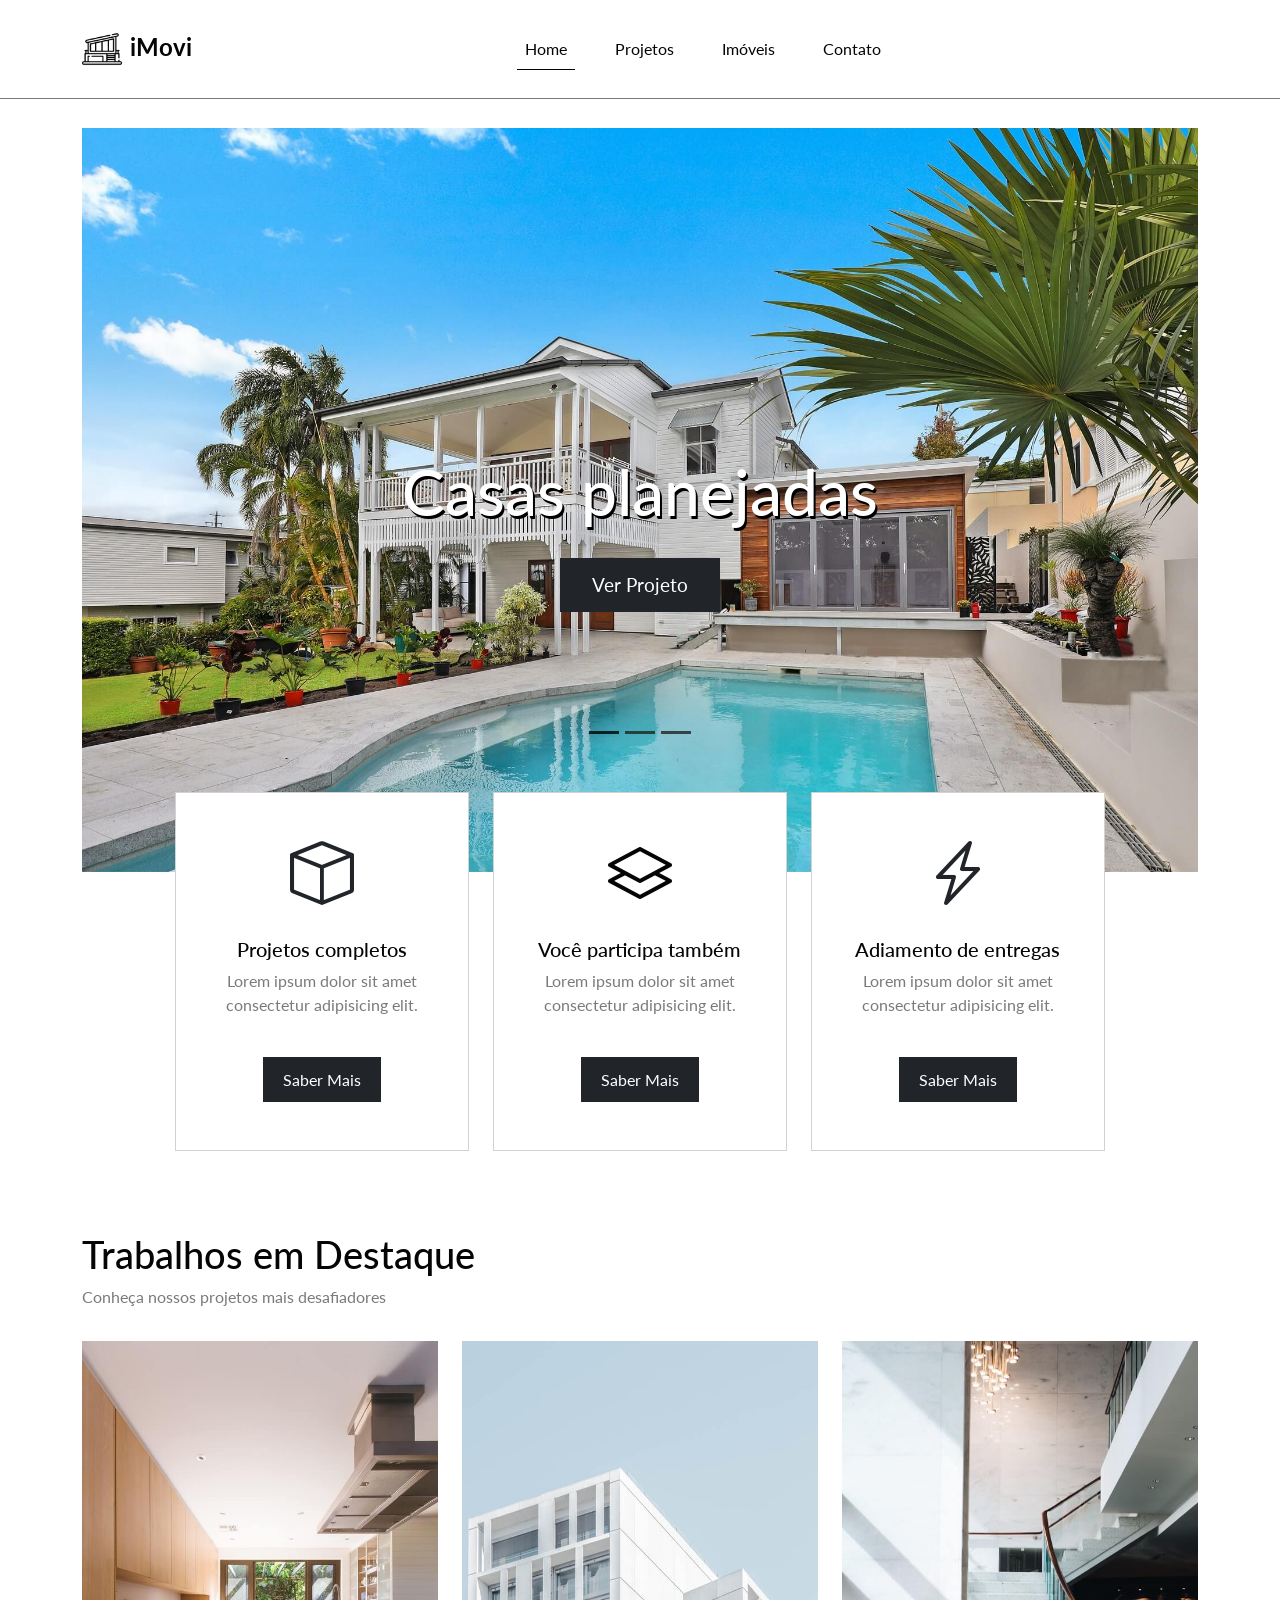
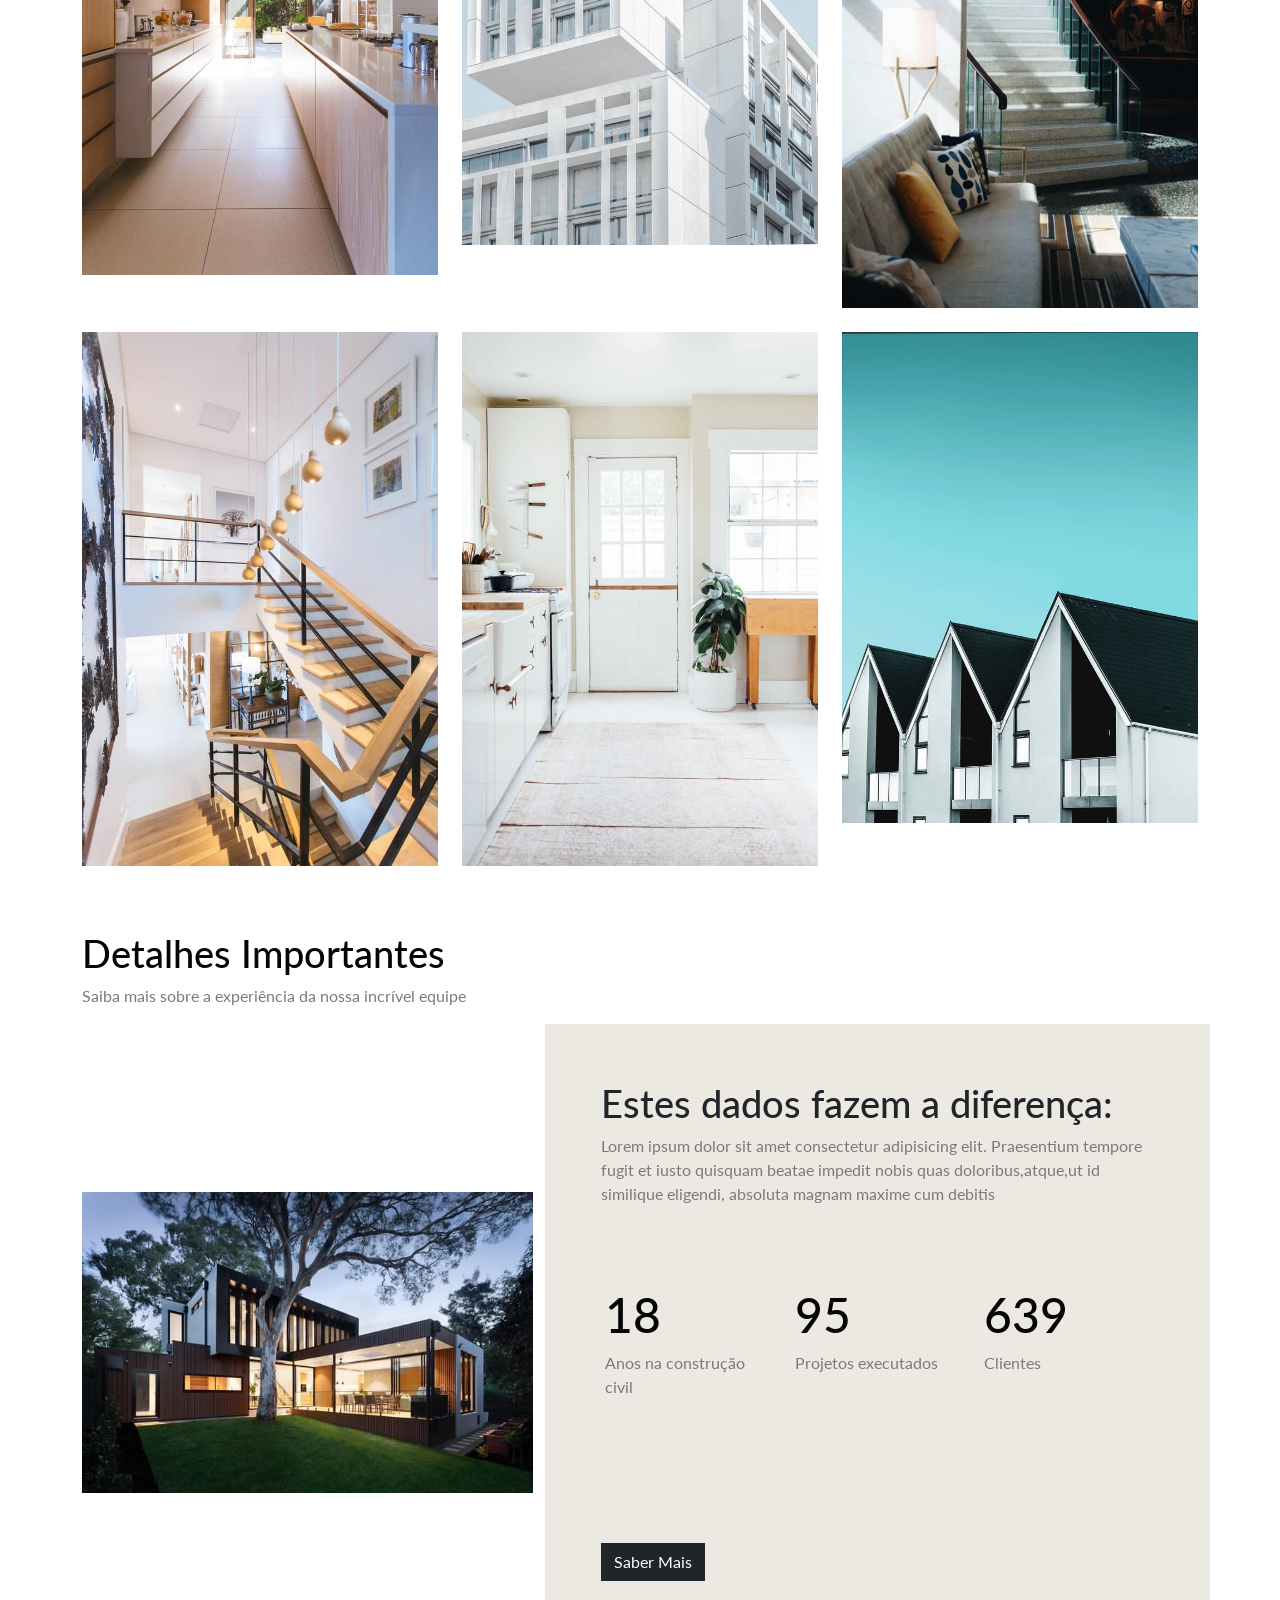
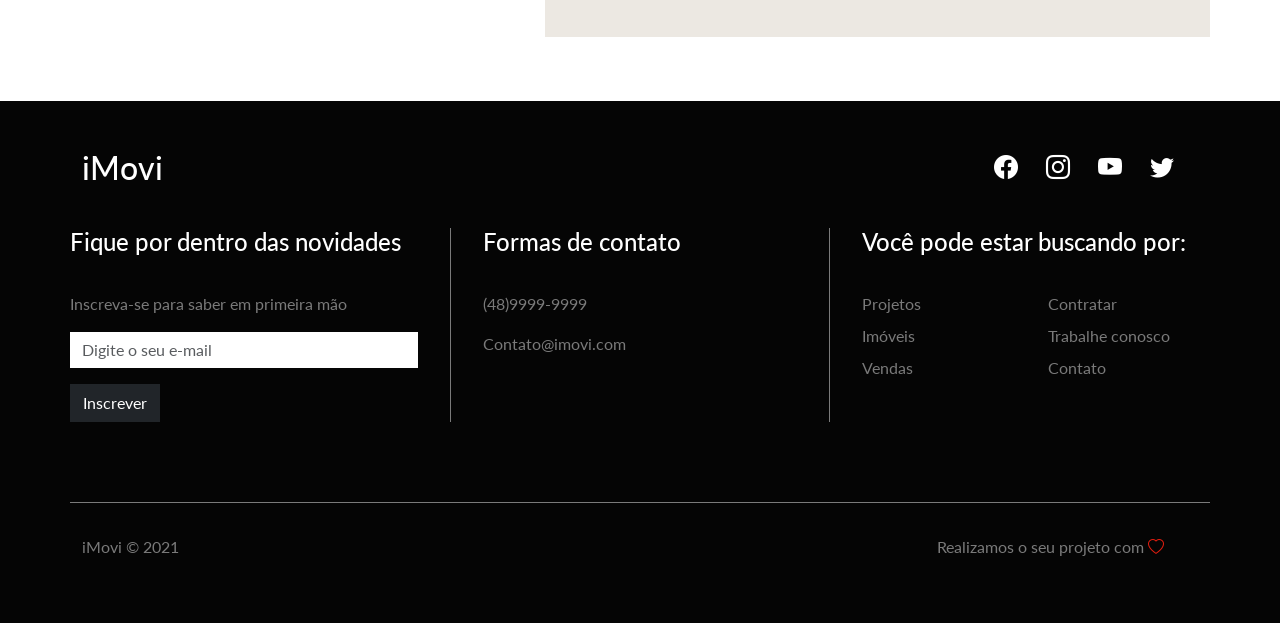
<file: ex13_projeto_imovi/index.html>
<!DOCTYPE html>
<html lang="pt-br">
  <head>
    <meta charset="UTF-8" />
    <meta http-equiv="X-UA-Compatible" content="IE=edge" />
    <meta name="viewport" content="width=device-width, initial-scale=1.0" />
    <title>iMovi</title>
    <link rel="shortcut icon" href="img/favicon.ico" type="image/x-icon" />
    <!-- Google fonts Lato -->
    <link rel="preconnect" href="https://fonts.googleapis.com" />
    <link rel="preconnect" href="https://fonts.gstatic.com" crossorigin />
    <link
      href="https://fonts.googleapis.com/css2?family=Lato:ital,wght@0,100;0,300;0,400;0,700;0,900;1,100;1,300;1,400;1,700;1,900&display=swap"
      rel="stylesheet"
    />
    <!-- CSS Bootstrap -->
    <link
      href="https://cdn.jsdelivr.net/npm/bootstrap@5.0.2/dist/css/bootstrap.min.css"
      rel="stylesheet"
      integrity="sha384-EVSTQN3/azprG1Anm3QDgpJLIm9Nao0Yz1ztcQTwFspd3yD65VohhpuuCOmLASjC"
      crossorigin="anonymous"
    />
    <!-- Bootstrap Icons -->
    <link
      rel="stylesheet"
      href="https://cdn.jsdelivr.net/npm/bootstrap-icons@1.5.0/font/bootstrap-icons.css"
    />
    <!-- CSS do projeto -->
    <link rel="stylesheet" href="css/styles.css" />
    <!-- JavaScript Bootstrap -->
    <script
      src="https://cdn.jsdelivr.net/npm/bootstrap@5.0.2/dist/js/bootstrap.bundle.min.js"
      integrity="sha384-MrcW6ZMFYlzcLA8Nl+NtUVF0sA7MsXsP1UyJoMp4YLEuNSfAP+JcXn/tWtIaxVXM"
      crossorigin="anonymous"
    ></script>
  </head>
  <body>
    <!-- NAVBAR -->
    <nav class="navbar navbar-expand-lg fixed-top bg-primary-color" id="navbar">
      <div class="container py-3">
        <a class="navbar-brand" href="#">
          <img src="img/imovi-icon.png" alt="iMovi" />
          <span>iMovi</span>
        </a>
        <button 
          class="navbar-toggler"
          type="button"
          data-bs-toggle="collapse"
          data-bs-target="#navbar-items"
          aria-controls="navbar-items"
          aria-expanded="false"
          aria-label="Toggle navigation"
        >
          <i class="bi bi-list"></i>
        </button>
        <div class="collapse navbar-collapse" id="navbar-items">
          <ul class="navbar-nav me-auto mb-2 mb-lg-0">
            <li class="nav-item">
              <a class="nav-link active" aria-current="page" href="#">Home</a>
            </li>
            <li class="nav-item">
              <a class="nav-link" href="#">Projetos</a>
            </li>
            <li class="nav-item">
              <a class="nav-link" href="#">Imóveis</a>
            </li>
            <li class="nav-item">
              <a class="nav-link" href="#">Contato</a>
            </li>
          </ul>
        </div>
      </div>
    </nav>
    <!-- SLIDER -->
    <div class="container" id="slider-container">
      <div id="slider" class="carousel slide" data-bs-ride="carousel">
        <div class="carousel-indicators">
          <button
            type="button"
            data-bs-target="#slider"
            data-bs-slide-to="0"
            class="active"
            aria-current="true"
            aria-label="Slide 1"
          ></button>
          <button
            type="button"
            data-bs-target="#slider"
            data-bs-slide-to="1"
            aria-label="Slide 2"
          ></button>
          <button
            type="button"
            data-bs-target="#slider"
            data-bs-slide-to="2"
            aria-label="Slide 3"
          ></button>
        </div>
        <div class="carousel-inner">
          <div class="carousel-item active">
            <img src="img/banner-1.jpg" class="d-block w-100" alt="Casa 1" />
            <div class="carousel-caption">
              <h5>Casas planejadas</h5>
              <a href="#" class="btn btn-dark">Ver Projeto</a>
            </div>
          </div>
          <div class="carousel-item">
            <img src="img/banner-2.jpg" class="d-block w-100" alt="Casa 2" />
            <div class="carousel-caption">
              <h5>Projetos Complexos</h5>
              <a href="#" class="btn btn-dark">Ver Projeto</a>
            </div>
          </div>
          <div class="carousel-item">
            <img src="img/banner-3.jpg" class="d-block w-100" alt="Casa 3" />
            <div class="carousel-caption">
              <h5>Projetos Inovadores</h5>
              <a href="#" class="btn btn-dark">Ver Projeto</a>
            </div>
          </div>
        </div>
        <button
          class="carousel-control-prev"
          type="button"
          data-bs-target="#slider"
          data-bs-slide="prev"
        >
          <i class="bi bi-chevron-compact-left"></i>
          <span class="visually-hidden">Previous</span>
        </button>
        <button
          class="carousel-control-next"
          type="button"
          data-bs-target="#slider"
          data-bs-slide="next"
        >
          <i class="bi bi-chevron-compact-right"></i>
          <span class="visually-hidden">Next</span>
        </button>
      </div>
      <div class="col-12 col-md-10 offset-md-1" id="mini-banners">
        <div class="row">
          <div class="col-12 col-md-4">
            <div class="card text-center">
              <i class="bi bi-box bg-primary-color"></i>
              <div class="card-body">
                <h5 class="card-title primary-color">Projetos completos</h5>
                <p class="card-text secondary-color">
                  Lorem ipsum dolor sit amet consectetur adipisicing elit.
                </p>
                <a href="#" class="btn btn-dark">Saber Mais</a>
              </div>
            </div>
          </div>
          <div class="col-12 col-md-4">
            <div class="card text-center">
              <i class="bi bi-layers primary-color"></i>
              <div class="card-body">
                <h5 class="card-title primary-color">Você participa também</h5>
                <p class="card-text secondary-color">
                 Lorem ipsum dolor sit amet consectetur adipisicing elit.

                </p>
                <a href="#" class="btn btn-dark">Saber Mais</a>
              </div>
            </div>
          </div>
          <div class="col-12 col-md-4">
            <div class="card text-center">
              <i class="bi bi-lightning-charge"></i>
              <div class="card-body primary-color">
                <h5 class="card-title primary-color">
                  Adiamento de entregas
                </h5>
                <p class="card-text secondary-color">
                  Lorem ipsum dolor sit amet consectetur adipisicing elit.
                </p>
                <a href="#" class="btn btn-dark">Saber Mais</a>
              </div>
            </div>
          </div>
        </div>
      </div>
    </div>
    <!-- DESTAQUES -->
    <div class="container" id="featured-container">
      <div class="col-12">
        <h2 class="title primary-color">Trabalhos em Destaque</h2>
        <p class="subtitle secondary-color">
          Conheça nossos projetos mais desafiadores
        </p>
      </div>
      <div class="col-12" id="featured-images">
        <div class="row g-4">
          <div class="col-12 col-md-4">
            <img src="img/project-1.jpg" alt="projeto 1" class="img-fluid" />
            <div class="banner-content">
              <p class="secondary-color">Categoria</p>
              <h3>Nome do Projeto</h3>
            </div>
          </div>
          <div class="col-12 col-md-4">
            <img src="img/project-2.jpg" alt="projeto 2" class="img-fluid" />
            <div class="banner-content">
              <p class="secondary-color">Categoria</p>
              <h3>Nome do Projeto</h3>
            </div>
          </div>
          <div class="col-12 col-md-4">
            <img src="img/project-3.jpg" alt="projeto 3" class="img-fluid" />
            <div class="banner-content">
              <p class="secondary-color">Categoria</p>
              <h3>Nome do Projeto</h3>
            </div>
          </div>
          <div class="col-12 col-md-4">
            <img src="img/project-4.jpg" alt="projeto 4" class="img-fluid" />
            <div class="banner-content">
              <p class="secondary-color">Categoria</p>
              <h3>Nome do Projeto</h3>
            </div>
          </div>
          <div class="col-12 col-md-4">
            <img src="img/project-5.jpg" alt="projeto 5" class="img-fluid" />
            <div class="banner-content">
              <p class="secondary-color">Categoria</p>
              <h3>Nome do Projeto</h3>
            </div>
          </div>
          <div class="col-12 col-md-4">
            <img src="img/project-6.jpg" alt="projeto 6" class="img-fluid" />
            <div class="banner-content">
              <p class="secondary-color">Categoria</p>
              <h3>Nome do Projeto</h3>
            </div>
          </div>
        </div>
      </div>
    </div>
    <!-- INFO -->
    <div class="container" id="info-container">
      <div class="col-12">
        <h2 class="title primary-color">Detalhes Importantes</h2>
        <p class="subtitle secondary-color">
          Saiba mais sobre a experiência da nossa incrível equipe
        </p>
      </div>
      <div class="col-12">
        <div class="row">
          <div class="col-12 col-md-5" id="info-banner">
            <img src="img/infobanner.jpg" alt="Informações" class="img-fluid" />
          </div>
          <div class="col-12 col-md-7 bg-secondary-color" id="info-content">
            <div class="row">
              <div class="col-12">
                <h2 class="title">Estes dados fazem a diferença:</h2>
                <p class="subtitle secondary-color">
                                    Lorem ipsum dolor sit amet consectetur adipisicing elit.
                  Praesentium tempore fugit et iusto quisquam beatae impedit nobis quas doloribus,atque,ut id similique eligendi, absoluta magnam maxime cum debitis
                </p>
              </div>
              <div class="col-12" id="info-numbers">
                <div class="row">
                  <div class="col-4">
                    <h3 class="primary-color">18</h3>
                    <p class="secondary-color">Anos na construção civil</p>
                  </div>
                  <div class="col-4">
                    <h3 class="primary-color">95</h3>
                    <p class="secondary-color">Projetos executados</p>
                  </div>
                  <div class="col-4">
                    <h3 class="primary-color">639</h3>
                    <p class="secondary-color">Clientes</p>
                  </div>
                </div>
              </div>
              <div class="col-12">
                <a class="btn btn-dark">Saber Mais</a>
              </div>
            </div>
          </div>
        </div>
      </div>
    </div>
    <!-- FOOTER -->
    <footer class="container-fluid bg-dark-color" id="footer">
      <div class="container">
        <div class="row">
          <!-- FOOTER TOP -->
          <div class="col-12" id="footer-top">
            <div class="row justify-content-between">
              <div class="col-4">
                <h2>
                  iMovi
                </h2>
              </div>
              <div class="col-4" id="social-icons">
                <i class="bi bi-facebook"></i>
                <i class="bi bi-instagram"></i>
                <i class="bi bi-youtube"></i>
                <i class="bi bi-twitter"></i>
              </div>
            </div>
          </div>
          <!-- FOOTER DETAILS -->
          <div class="col-12" id="footer-details">
            <div class="row">
              <div class="col-12 col-md-4" id="news-container">
                <h4>Fique por dentro das novidades</h4>
                <p class="secondary-color">
                  Inscreva-se para saber em primeira mão
                </p>
                <form>
                  <div class="mb-3">
                    <input
                      type="email"
                      class="form-control"
                      placeholder="Digite o seu e-mail"
                    />
                  </div>
                  <button class="btn btn-dark">Inscrever</button>
                </form>
              </div>
              <div class="col-12 col-md-4" id="contact-container">
                <h4>Formas de contato</h4>
                <p class="secondary-color">(48)9999-9999</p>
                <p class="secondary-color">Contato@imovi.com</p>
              </div>
              <div class="col-12 col-md-4" id="links-container">
                <div class="row">
                  <h4>Você pode estar buscando por:</h4>
                  <div class="col-6">
                    <ul class="list-unstyled">
                      <li><a href="#" class="secondary-color">Projetos</a></li>
                      <li><a href="#" class="secondary-color">Imóveis</a></li>
                      <li><a href="#" class="secondary-color">Vendas</a></li>
                    </ul>
                  </div>
                  <div class="col-6">
                    <ul class="list-unstyled">
                      <li><a href="#" class="secondary-color">Contratar</a></li>
                      <li>
                        <a href="#" class="secondary-color">Trabalhe conosco</a>
                      </li>
                      <li><a href="#" class="secondary-color">Contato</a></li>
                    </ul>
                  </div>
                </div>
              </div>
            </div>
          </div>
          <!-- FOOTER BOTTOM -->
          <div class="col-12" id="footer-bottom">
            <div class="row justify-content-between">
              <div class="col-12 col-md-3">
                <p class="secondary-color">iMovi &copy; 2021</p>
              </div>
              <div class="col-12 col-md-3">
                <p class="secondary-color">
                  Realizamos o seu projeto com
                  <i class="bi bi-heart"></i>
                </p>
              </div>
            </div>
          </div>
        </div>
      </div>
    </footer>
  </body>
</html>
</file>
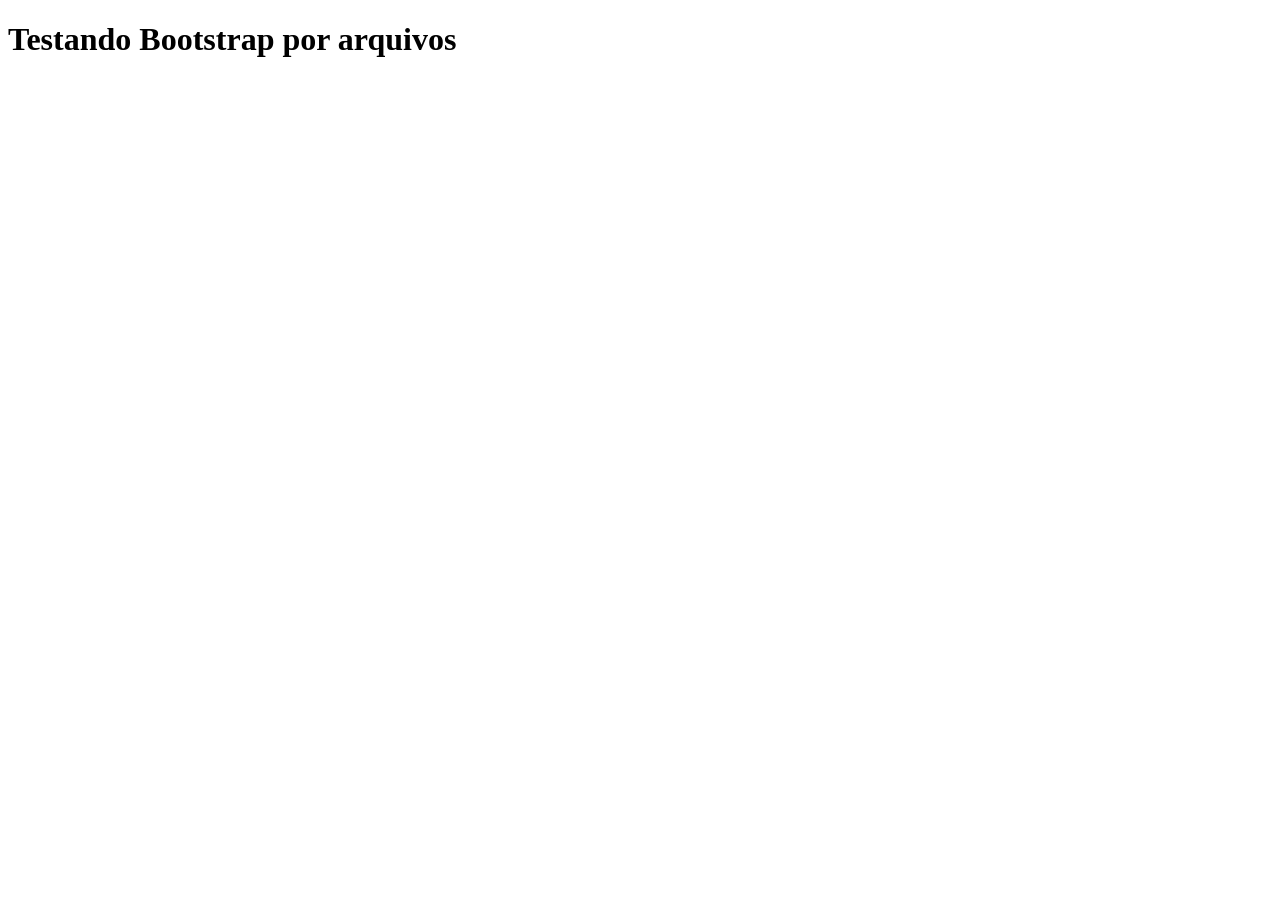
<file: ex1a_instalacao_arquivos/index.html>
<!DOCTYPE html>
<html lang="pt-br">
<head>
  <meta charset="UTF-8">
  <meta http-equiv="X-UA-Compatible" content="IE=edge">
  <meta name="viewport" content="width=device-width, initial-scale=1.0">
  <title>Bootstrap Arquivos</title>

  <!-- 1ª Digitação (Aqui) -->
  <link rel="styleheet" href="./css/bootstrap.min.css">
</head>
<body>

  <!-- 2ª Digitação (Aqui) -->
  <h1>Testando Bootstrap por arquivos</h1>
  <script src="./js/bootstrap.bundle.min.js"></script>
</body>
</html>
</file>
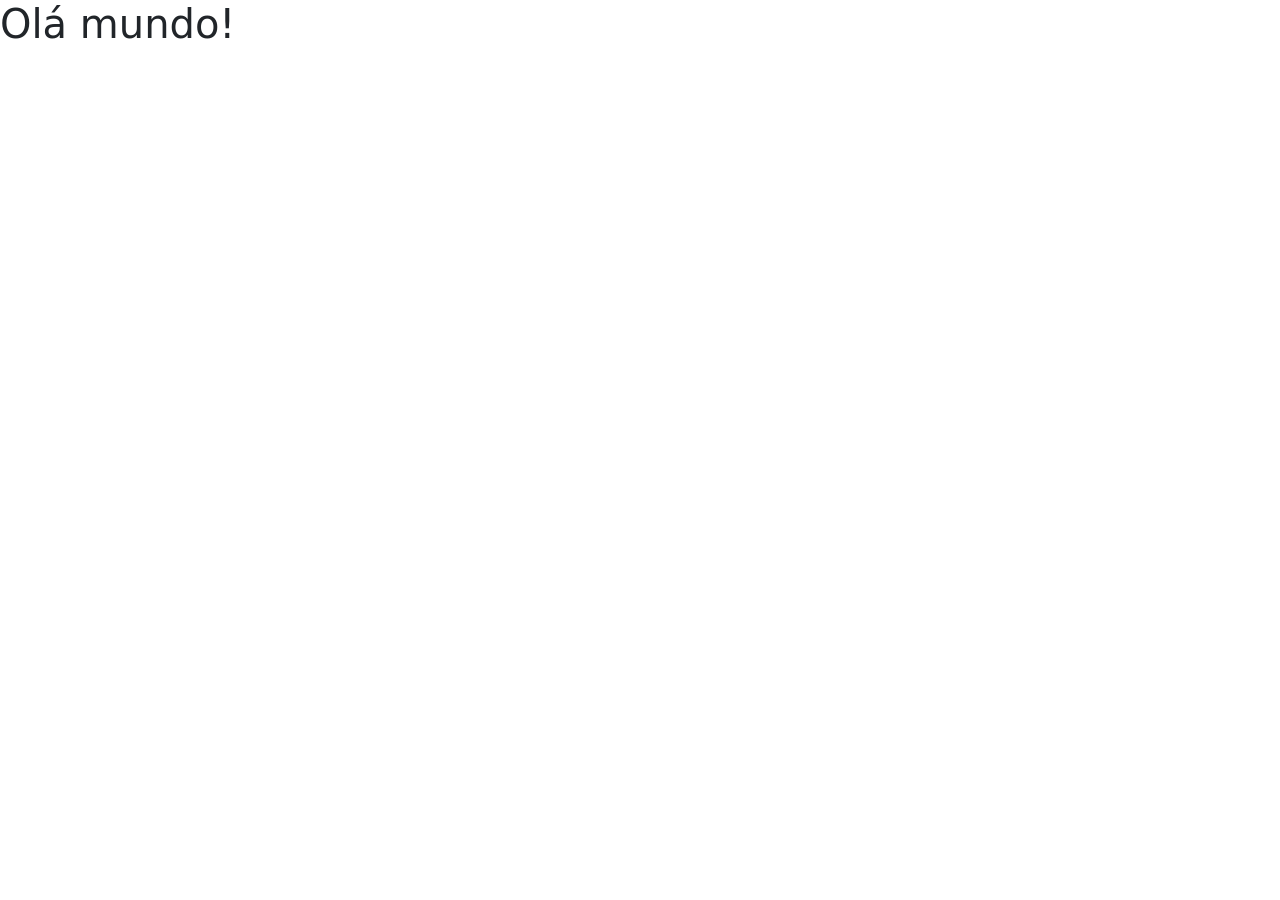
<file: ex1b__instalacao_npm/index.html>
<!DOCTYPE html>
<html lang="pt-br">
<head>
    <meta charset="UTF-8">
    <meta name="viewport" content="width=device-width, initial-scale=1.0">
    <title>Bootstrap com NPM</title>

    <!-- 1ª Digitação (Aqui) -->
    <link rel="stylesheet" href="node_modules/bootstrap/dist/css/bootstrap.css">
</head>
<body>
    
    <!-- Para instalar via NPM -->
    <!-- npm install bootstrap@5.3.3 -->

    <!-- 2ª Digitação (Aqui) -->
    <h1>Olá mundo!</h1>
</body>
</html>
</file>
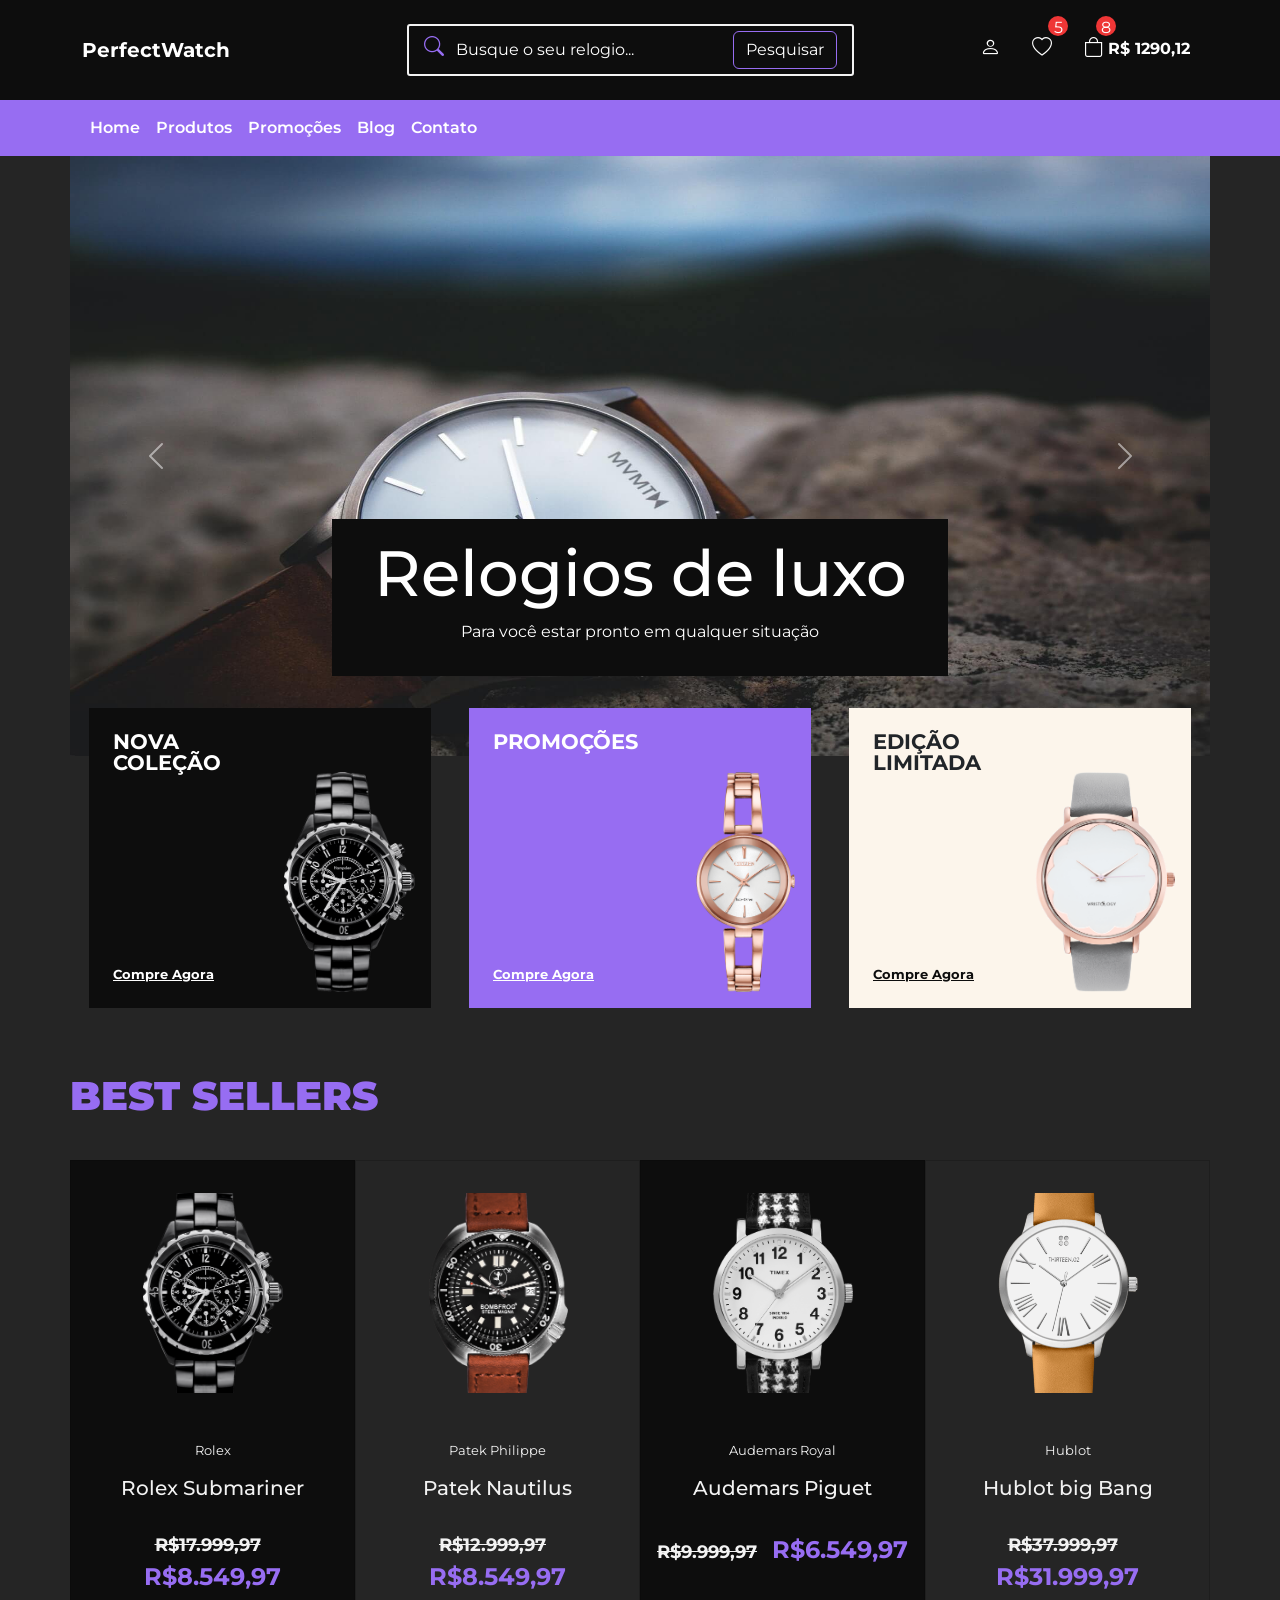
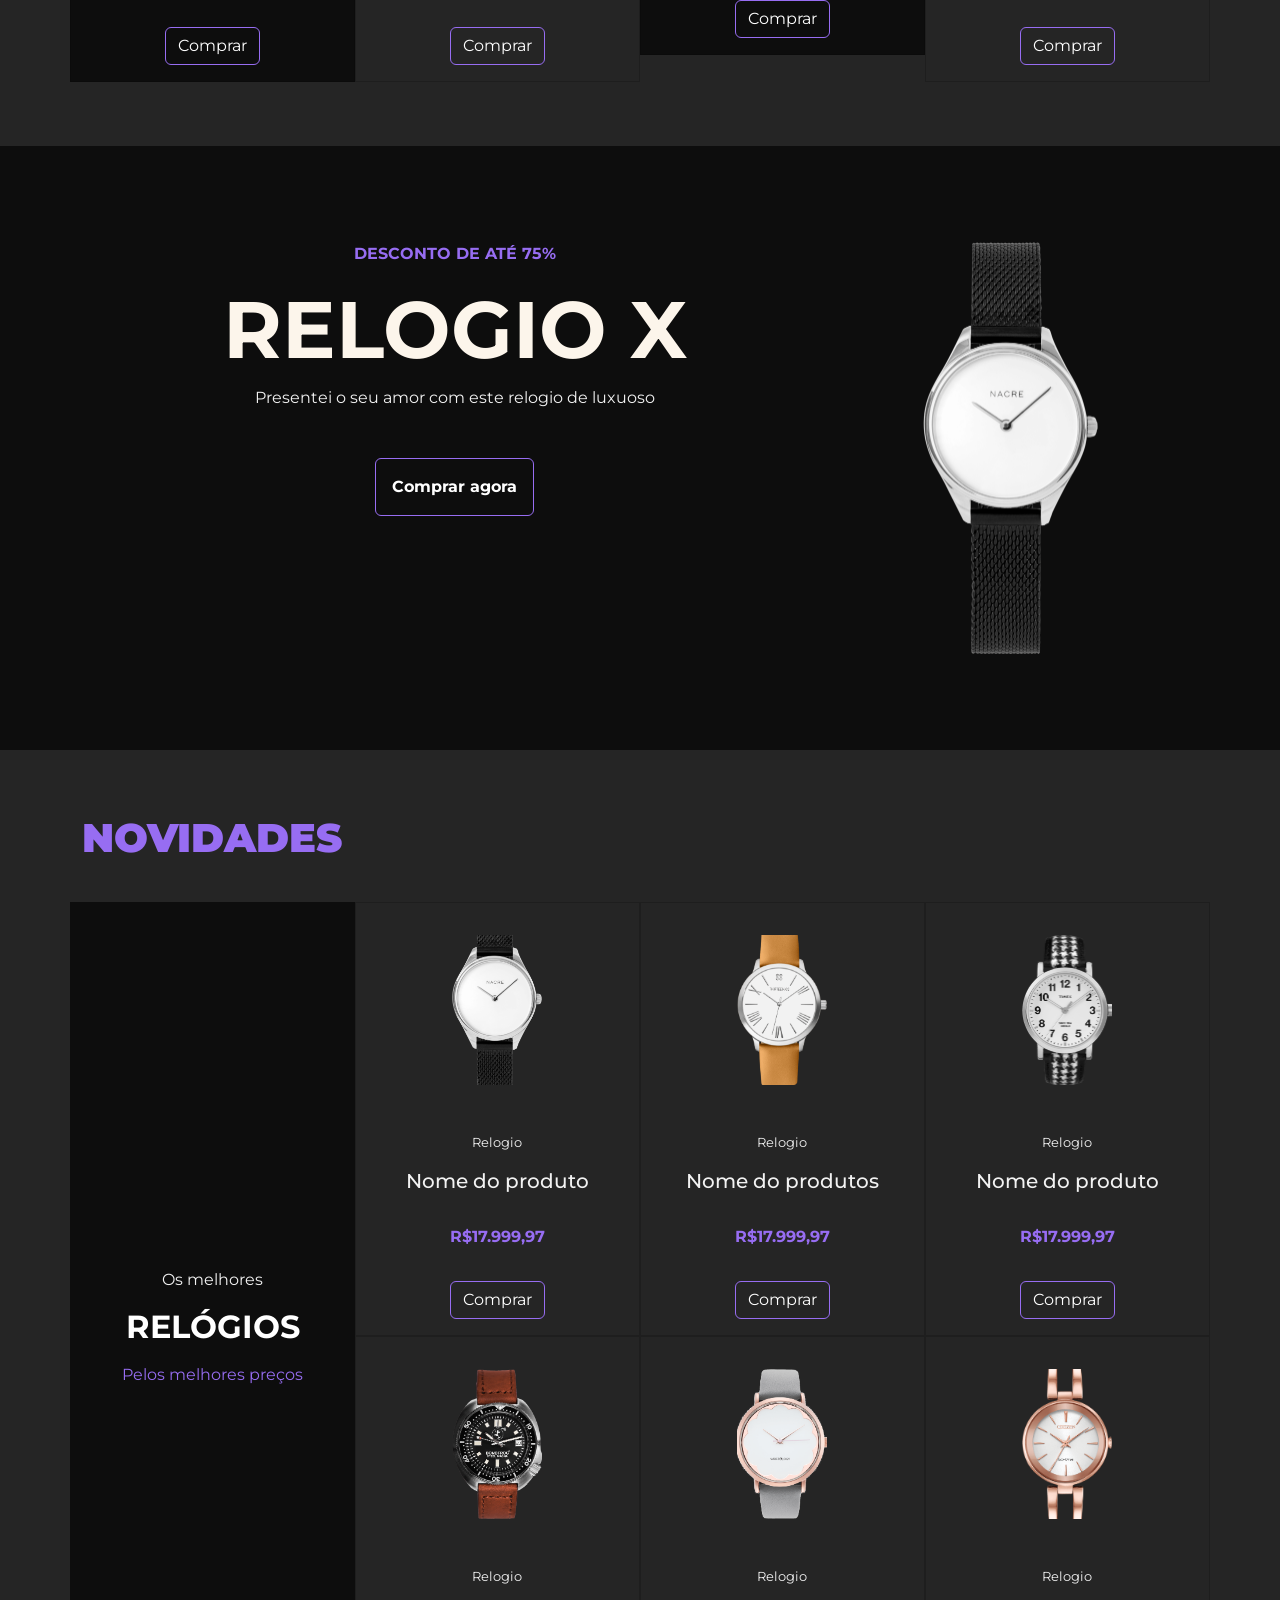
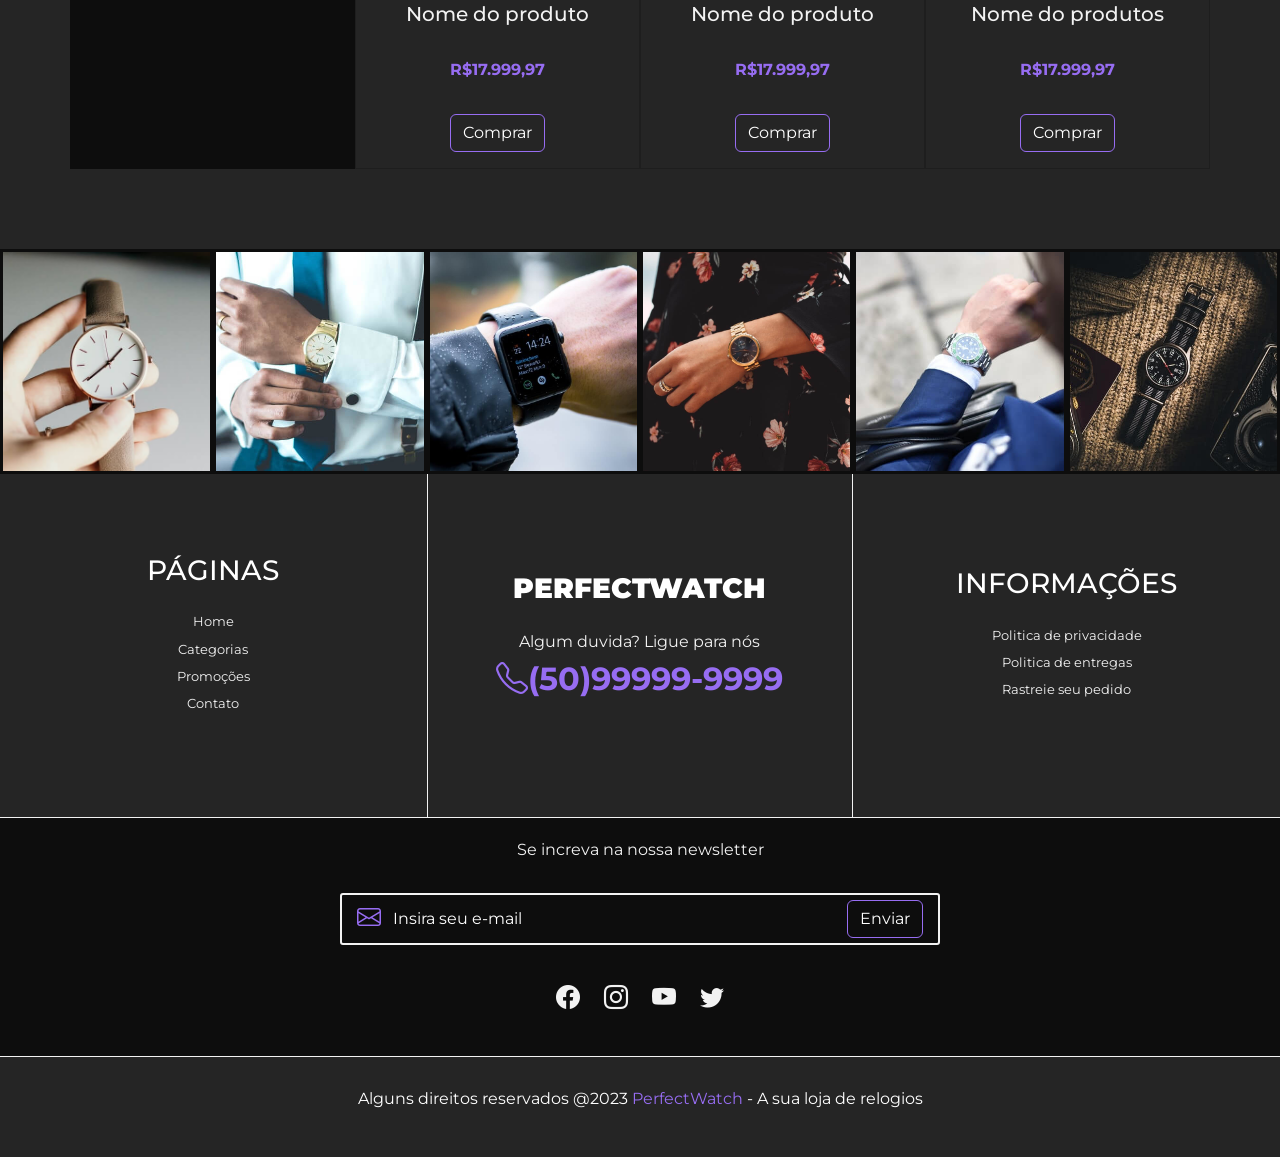
<file: ex12_projeto-perfectwatch/PerfectWatch (Completo)/PerfectWatch (Completo)/index.html>
<!DOCTYPE html>
<html lang="pt-br">
<head>
  <meta charset="UTF-8">
  <meta http-equiv="X-UA-Compatible" content="IE=edge">
  <meta name="viewport" content="width=device-width, initial-scale=1.0">
  <title>PerfectWatch</title>

  <!-- Favicon -->
  <link rel="shortcut icon" href="img/favicon.ico" type="image/x-icon">

  <!-- Google fonts -->
  <link rel="preconnect" href="https://fonts.googleapis.com">
  <link rel="preconnect" href="https://fonts.gstatic.com" crossorigin>
  <link href="https://fonts.googleapis.com/css2?family=Montserrat:ital,wght@0,100;0,200;0,300;0,400;0,500;0,600;0,700;0,800;0,900;1,100;1,200;1,300;1,400;1,500;1,600;1,700;1,800;1,900&display=swap" rel="stylesheet">

  <!-- Link (Bootstrap) -->
  <link href="https://cdn.jsdelivr.net/npm/bootstrap@5.3.1/dist/css/bootstrap.min.css" rel="stylesheet" integrity="sha384-4bw+/aepP/YC94hEpVNVgiZdgIC5+VKNBQNGCHeKRQN+PtmoHDEXuppvnDJzQIu9" crossorigin="anonymous">
  
  <!-- Link para (Bootstrap Icons) -->
  <link rel="stylesheet" href="https://cdn.jsdelivr.net/npm/bootstrap-icons@1.10.5/font/bootstrap-icons.css">

  <!-- Link CSS (Próprio) -->
  <link rel="stylesheet" href="css/styles.css">

  <!-- JavaScript Bundle with Popper -->
  <script src="https://cdn.jsdelivr.net/npm/bootstrap@5.3.1/dist/js/bootstrap.bundle.min.js" integrity="sha384-HwwvtgBNo3bZJJLYd8oVXjrBZt8cqVSpeBNS5n7C8IVInixGAoxmnlMuBnhbgrkm" crossorigin="anonymous" defer></script>
  
</head>
<body>
  <!-- NAVBAR -->
  <!-- Primeira barra de navegação -->
<nav class="navbar navbar-expand-lg destaque py-4 px-2" id="navbar">
  <div class="container">
    <!-- marca ou logo -->
     <a class="navbar-brand" href="#">PerfectWatch</a>

     <!-- itens da barra de navegação -->
      <div id="navbar-items">
        <div></div> <!--Espaço vazio, usdo para fazer a divisão do layout-->

        <!-- Formulario de busca  -->
         <form class="d-flex" id="search-form">
          <i class="bi bi-search primary-color"></i>
          <input class="form-control me-2" type="search" placeholder="Busque o seu relogio..." aria-label="Search">
          <button class="btn secondary-bg-color" type="submit">Pesquisar</button>
         </form>

         <!-- Icones da barra de navegação -->
          <ul class="navbar-nav mb-2 mb-lg-0">
            <li class="nav-item">
              <a class="nav-link" href="#">
                <i class="bi bi-person"></i>
              </a>
            </li>
            <li class="nav-item">
              <a class="nav-link" href="#">
                <i class="bi bi-heart"></i>
              </a>
              <span class="qty-info">5</span>
            </li>
            <li class="nav-item" id="bag-item">
              <a class="nav-link" href="#">
                <i class="bi bi-bag"></i>
                <b>R$ 1290,12</b>
              </a>
              <span class="qty-info">8</span>
            </li>
          </ul>
      </div>
    </div>
</nav>

<!-- Barra de navegação inferior -->
 <nav class="navbar navbar-expand-lg secondary-bg-color p-2" id="bottom-navbar-container">
  <div class="container">
    <!-- botão para mostrar/esconder o menu -->
     <button class="navbar-toggler" type="button" data-bs-toggle="collapse" data-bs-target="#bottom-navbar" aria-controls="bottom-navbar" aria-expanded="false" aria-label="toggle navigation">
      <i class="bi bi-list"></i>
     </button>

    <!-- itens do menu de navegação inferior -->
     <ul class="navbar-nav mb-2 mb-lg-0 collapse navbar-collapse" id="bottom-navbar">
      <li class="nav-item sobre">
        <a class="nav-link" href="#">
          Home
        </a>
      </li>
      <li class="nav-item sobre">
        <a class="nav-link" href="#">
          Produtos
        </a>
      </li>
      <li class="nav-item sobre">
        <a class="nav-link" href="#">
          Promoções
        </a>
      </li>
      <li class="nav-item sobre">
        <a class="nav-link" href="#">
          Blog
        </a>
      </li>
      <li class="nav-item sobre">
        <a class="nav-link" href="#">
          Contato
        </a>
      </li>
     </ul>
  </div>
 </nav>

 <!-- _____________________________________________________ -->

 <!-- BANNERS -->
  <div class="container" id="banners-container">
    <div id="slider" class="carousel slide" data-bs-ride="carousel">
      <div class="carousel-inner">
        <!-- primeiro slide do carousel -->
        <div class="carousel-item active">
          <img src="img/banner1.jpg" class="d-block w-100 img-fluid" alt="...">
          <div class="carousel-caption destaque">
            <h5>Relogios de luxo</h5>
            <p>Para você estar pronto em qualquer situação</p>
          </div>
        </div>
        <!-- segundo slide do carousel -->
        <div class="carousel-item">
          <img src="img/banner3.jpg" class="d-block w-100 img-fluid" alt="...">
          <div class="carousel-caption destaque">
            <h5>Linha Importada</h5>
            <p>Conheça os melhores relogios suíços, com pronta entrega.</p>
          </div>
        </div>
      </div>
      <!-- Botoes de controle para navegar entres slides -->
       <button class="carousel-control-prev" type="button" data-bs-target="#slider" data-bs-slide="prev">
        <span class="carousel-control-prev-icon" aria-hidden="true"></span>
        <span class="visually-hidden">Previous</span>
       </button>
       <button class="carousel-control-next" type="button" data-bs-target="#slider" data-bs-slide="next">
        <span class="carousel-control-next-icon" aria-hidden="true"></span>
        <span class="visually-hidden">Next</span>
       </button>
    </div>

    <!-- MINI BANNERS -->
     <div class="container" id="mini-banners">
      <!-- linha de mini banners -->
       <div class="row justify-content-around">
        <!-- mini banner 1 -->
         <div class="col-12 dark-bg-color" id="mini-banner-1">
          <h2>Nova Coleção</h2>
          <img src="img/relogio1.png" alt="Relogio 1">
          <a href="#">Compre Agora</a>
         </div>
         <!-- Mini banner 2 -->
          <div class="col-12 secondary-bg-color" id="mini-banner-2">
            <h2>Promoções</h2>
            <img src="img/relogio2.png" alt="Relogio 1">
            <a href="#">Compre Agora</a>
          </div>
          <!-- mini banner 3 -->
           <div class="col-12 light-bg-color" id="mini-banner-3">
            <h2 class="text-dark">Edição Limitada</h2>
            <a href="#">Compre Agora</a>
            <img src="img/relogio3.png" alt="Relogio 1">
           </div>
       </div>
     </div>
  </div>

  <!-- __________________________________________ -->
   <!-- BEST SELLERS -->

   <div class="container" id="best-sellers">
    <!-- titulo da seção -->
     <h2 class="title primary-color">Best Sellers</h2>

     <!-- Linha com os produtos best sellers -->
      <div class="row">
        <!-- primeiro produto -->
         <div class="col-12 col-md-3">
          <div class="card destaque">
            <img src="img/relogio1.png" class="card-img-top img-fluid" alt="relogio">
            <div class="card-body">
              <!-- categoria do produto -->
               <p class="card-category secondary-color">Rolex</p>
               <!-- titulo do produto -->
                <h5 class="card-title secondary-color">Rolex Submariner</h5>
                <p class="card-text primary-color">
                  <!-- preco original e preço com desconto do produto -->
                  <span class="original-price">R$17.999,97</span>
                  <span class="discount-price">R$8.549,97</span>
                </p>
                <!-- botão de compra do produto -->
                 <a href="#" class="btn btn-primary">Comprar</a>
            </div>
          </div>
         </div>
         <!-- segundo produto -->
           <div class="col-12 col-md-3">
          <div class="card primary-bg-color">
            <img src="img/relogio4.png" class="card-img-top img-fluid" alt="relogio">
            <div class="card-body">
              <!-- categoria do produto -->
               <p class="card-category secondary-color">Patek Philippe</p>
               <!-- titulo do produto -->
                <h5 class="card-title secondary-color">Patek Nautilus</h5>
                <p class="card-text primary-color">
                  <!-- preco original e preço com desconto do produto -->
                  <span class="original-price">R$12.999,97</span>
                  <span class="discount-price">R$8.549,97</span>
                </p>
                <!-- botão de compra do produto -->
                 <a href="#" class="btn btn-primary">Comprar</a>
            </div>
          </div>
         </div>
         <!-- terceiro produto -->
           <div class="col-12 col-md-3">
          <div class="card destaque">
            <img src="img/relogio5.png" class="card-img-top img-fluid" alt="relogio">
            <div class="card-body">
              <!-- categoria do produto -->
               <p class="card-category secondary-color">Audemars Royal</p>
               <!-- titulo do produto -->
                <h5 class="card-title secondary-color">Audemars Piguet</h5>
                <p class="card-text primary-color">
                  <!-- preco original e preço com desconto do produto -->
                  <span class="original-price">R$9.999,97</span>
                  <span class="discount-price">R$6.549,97</span>
                </p>
                <!-- botão de compra do produto -->
                 <a href="#" class="btn btn-primary">Comprar</a>
            </div>
          </div>
         </div>
         <!-- quarto produto -->
           <div class="col-12 col-md-3">
          <div class="card primary-bg-color">
            <img src="img/relogio6.png" class="card-img-top img-fluid" alt="relogio">
            <div class="card-body">
              <!-- categoria do produto -->
               <p class="card-category secondary-color">Hublot</p>
               <!-- titulo do produto -->
                <h5 class="card-title secondary-color">Hublot big Bang</h5>
                <p class="card-text primary-color">
                  <!-- preco original e preço com desconto do produto -->
                  <span class="original-price">R$37.999,97</span>
                  <span class="discount-price">R$31.999,97</span>
                </p>
                <!-- botão de compra do produto -->
                 <a href="#" class="btn btn-primary">Comprar</a>
            </div>
          </div>
         </div>
      </div>
   </div>
  
   <!-- ______________________________________ -->
    <!-- BANNER DESTAQUE -->

    <div class="container-fluid" id="bottom-banner">
      <div class="row">
        <!-- Coluna para texto -->
         <div class="col-12 col-md-8">
          <!-- subtitulo da oferta -->
           <p class="primary-color offer-subtitle">Desconto de até 75%</p>
           <!-- titulo do banner -->
            <h2 class="light-color">Relogio X</h2>
            <!-- Descrição do banner -->
             <p class="secondary-color">Presentei o seu amor com este relogio de luxuoso</p>
             <!-- botao de ação -->
              <a href="#" class="btn btn-primary">Comprar agora</a>
         </div>
         <!-- colona para imagem  -->
         <div class="col-12 col-md-4">
          <img src="img/relogio7.png" alt="Relogio 7">
         </div>
      </div>
    </div>

    <!-- ________________________________________ -->
     <!-- NOVIDADES -->

     <div class="container" id="new-products">
      <!-- titulo da seção -->
       <h2 class="title primary-color">Novidades</h2>

       <!-- Linha com conteudo da seção -->
        <div class="row">
          <!-- coluna para o banner de novidades (apenas em telas maiores) -->
           <div class="col-12 col-md-3 d-none d-md-flex" id="new-products-banner">
            <!-- subtitulo do banner -->
             <p class="secondary-color">Os melhores</p>
             <!-- titulo do banner -->
              <h3>Relógios</h3>
              <!-- descrição do banner -->
               <p class="primary-color">Pelos melhores preços</p>
           </div>
           <!-- coluna principal para os produtos -->
            <div class="col-12 col-md-9">
              <!-- linha para os cards de produtos -->
               <div class="row">
                <!-- primeiro produto -->
                 <div class="col-12 col-md-4">
                  <div class="card primary-bg-color">
                    <!-- imagem do produto -->
                     <img src="img/relogio7.png" class="card-img-top img-fluid" alt="relogio">
                     <div class="card-body">
                         <!-- categoria do produto -->
                       <p class="card-category secondary-color">Relogio</p>
                       <!-- titulo do produto -->
                        <h5 class="card-title secondary-color">Nome do produto</h5>
                        <!-- preco do produto -->
                         <p class="card-text primary-color">R$17.999,97</p>
                         <!-- Botão de compra -->
                          <a href="#" class="btn btn-primary">Comprar</a>
                     </div>
                  </div>
                 </div>
                 <!-- Segundo produto  -->
                  <div class="col-12 col-md-4">
                    <div class="card primary-bg-color">
                      <img src="img/relogio6.png" class="card-img-top img-fluid" alt="relogio">
                      <div class="card-body">
                        <p class="card-category secondary-color">Relogio</p>
                        <h5 class="card-title secondary-color">Nome do produtos</h5>
                        <p class="card-text primary-color">R$17.999,97</p>
                        <a href="#" class="btn btn-primary">Comprar</a>
                      </div>
                    </div>
                  </div>
                  <!-- terceiro produto -->
                   <div class="col-12 col-md-4">
                    <div class="card primary-bg-color">
                      <img src="img/relogio5.png" class="card-img-top img-fluid" alt="relogio">
                      <div class="card-body">
                        <p class="card-category secondary-color">Relogio</p>
                        <h5 class="card-title secondary-color">Nome do produto</h5>
                        <p class="card-text primary-color">R$17.999,97</p>
                        <a href="#" class="btn btn-primary">Comprar</a>
                      </div>
                    </div>
                   </div>
                   <!-- Quarto produto -->
                    <div class="col-12 col-md-4">
                      <div class="card primary-bg-color">
                        <img src="img/relogio4.png" class="card-img-top img-fluid" alt="Relogio">
                        <div class="card-body">
                          <p class="card-category secondary-color">Relogio</p>
                          <h5 class="card-title secondary-color">Nome do produto</h5>
                          <p class="card-text primary-color">R$17.999,97</p>
                          <a href="#" class="btn btn-primary">Comprar</a>
                        </div>
                      </div>
                    </div>
                    <!-- quinto produto -->
                     <div class="col-12 col-md-4">
                      <div class="card primary-bg-color">
                        <img src="img/relogio3.png" class="card-img-top img-fluid" alt="relogio">
                        <div class="card-body">
                          <p class="card-category secondary-color">Relogio</p>
                          <h5 class="card=title secondary-color">Nome do produto</h5>
                          <p class="card-text primary-color">R$17.999,97</p>
                          <a href="#" class="btn btn-primary">Comprar</a>
                        </div>
                      </div>
                     </div>
                     <!-- sexto produto -->
                      <div class="col-12 col-md-4">
                        <div class="card primary-bg-color">
                          <img src="img/relogio2.png" class="card-img-top img-fluid" alt="relogio">
                          <div class="card-body">
                            <p class="card-category secondary-color">Relogio</p>
                            <h5 class="card-title secondary-color">Nome do produtos</h5>
                            <p class="card-text primary-color">R$17.999,97</p>
                            <a href="#" class="btn btn-primary">Comprar</a>
                          </div>
                        </div>
                      </div>
               </div>
            </div>
        </div>
     </div>

     <!-- ____________________________________________________ -->
      <!-- Gallery -->

    <div class="container-fluid" id="gallery">
      <div class="row">
        <!-- colunas para a imagens da galeria -->
         <div class="col-6 col-md-2 image-container" id="insta1"></div>
         <div class="col-6 col-md-2 image-container" id="insta2"></div>
         <div class="col-6 col-md-2 image-container" id="insta3"></div>
         <div class="col-6 col-md-2 image-container" id="insta4"></div>
         <div class="col-6 col-md-2 image-container" id="insta5"></div>
         <div class="col-6 col-md-2 image-container" id="insta6"></div>
      </div>
    </div>

    <!-- footer -->
     <footer id="footer">
      <div class="container-fluid" id="footer-links-container">
        <div class="row">
          <!-- coluna para o links de paginas -->
           <div class="col-12 col-md-4 footer-column">
            <h3>Páginas</h3>
            <!-- links de paginas -->
             <ul class="list-unstyled">
              <li class="mb-2"><a href="#" class="secondary-color">Home</a></li>
              <li class="mb-2"><a href="#" class="secondary-color">Categorias</a></li>
              <li class="mb-2"><a href="#" class="secondary-color">Promoções</a></li>
              <li class="mb-2"><a href="#" class="secondary-color">Contato</a></li>
             </ul>
           </div>
           <div class="col-12 col-md-4 footer-column" id="footer-center">
            <h3>PerfectWatch</h3>
            <p class="secondary-color">Algum duvida? Ligue para nós</p>
            <p class="store-phone"><i class="bi bi-telephone"></i>(50)99999-9999</p>
          </div>
          <div class="col-12 col-md-4 footer-column">
            <h3>Informações</h3>
          <ul class="list-unstyled">
              <li class="mb-2"><a href="#" class="secondary-color">Politica de privacidade</a></li>
              <li class="mb-2"><a href="#" class="secondary-color">Politica de entregas</a></li>
              <li class="mb-2"><a href="#" class="secondary-color">Rastreie seu pedido</a></li>
            </ul>
          </div>
        </div>
      </div>
      <!-- seção para newsletter -->
       <div class="container-fluid" id="newsletter-container">
        <div class="col-12">
          <div class="row">
            <p class="secondary-color">Se increva na nossa newsletter</p>
            <!-- formulario para inscrição na newsletter -->
             <form class="d-flex" id="news-form">
              <i class="bi bi-envelope primary-color"></i>
              <input class="form-control me-2" placeholder="Insira seu e-mail">
              <button class="btn secondary-bg-color" type="submit">Enviar</button>
             </form>
          </div>
        </div>
        <!-- icones de redes sociais -->
         <div class="col-12" id="social-container">
          <i class="bi bi-facebook"></i>
          <i class="bi bi-instagram"></i>
          <i class="bi bi-youtube"></i>
          <i class="bi bi-twitter"></i>
         </div>
       </div>
       <!-- texto de direitos autorais -->
        <div class="container" id="copy-container">
          <p>Alguns direitos reservados @2023 <span class="primary-color">PerfectWatch</span> - A sua loja de relogios</p>
        </div>
     </footer>
</body>
</html>
</file>
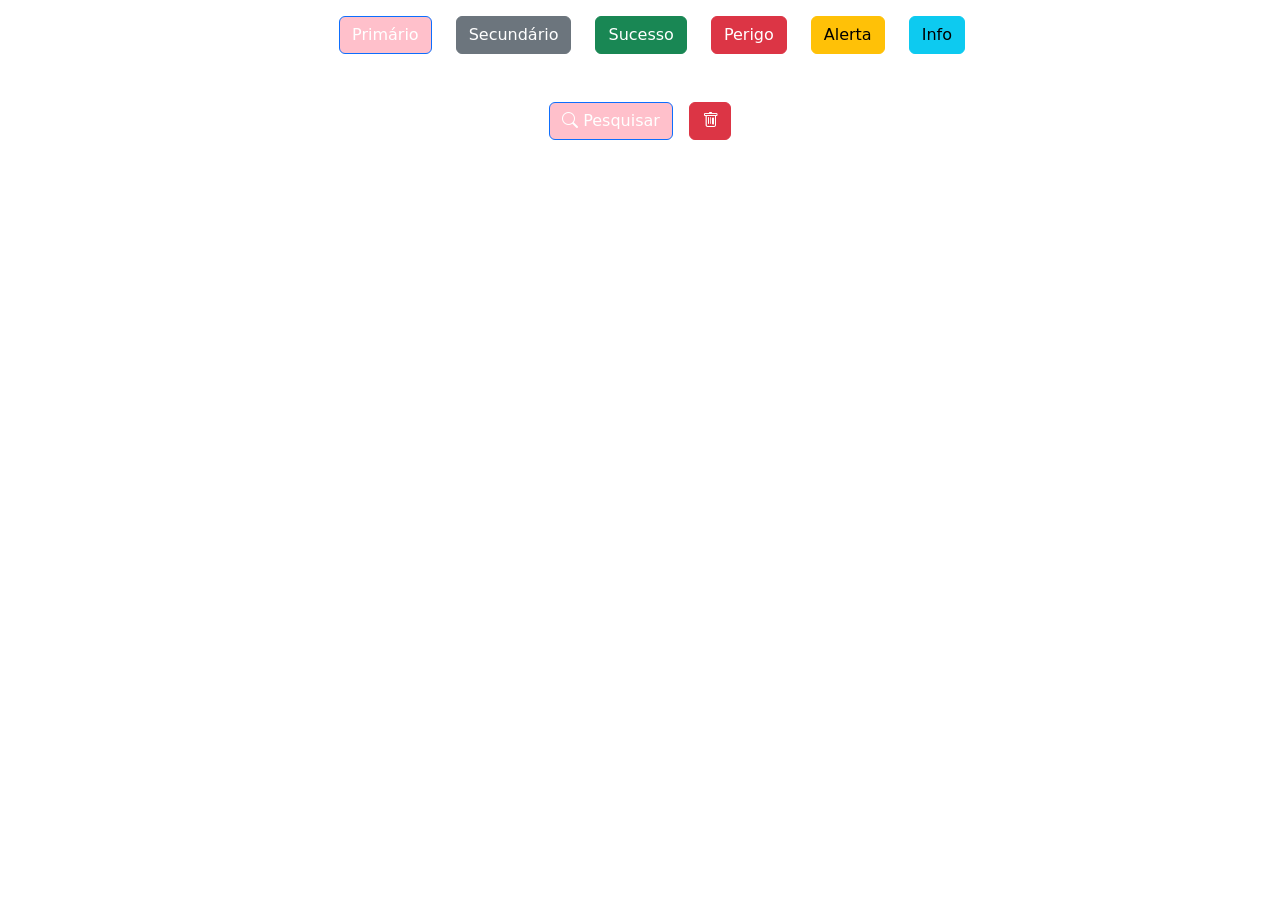
<file: ex3_botoes/ex3.html>
<!DOCTYPE html>
<html lang="pt-br">
<head>
    <meta charset="UTF-8">
    <meta name="viewport" content="width=device-width, initial-scale=1.0">
    <title>Botões Bootstrap</title>

    <!-- Bootstrap CSS -->
    <link href="https://cdn.jsdelivr.net/npm/bootstrap@5.3.0/dist/css/bootstrap.min.css" rel="stylesheet">

    <!-- Bootstrap ícones -->
    <link rel="stylesheet" href="https://cdn.jsdelivr.net/npm/bootstrap-icons@1.11.3/font/bootstrap-icons.css">

   <!-- CSS personalizado -->
   <link rel="stylesheet" href="style.css"> 
</head>
<body>


    <!-- 1ª Digitação (Aqui) -->
     <div class="container d-flex justify-content-center mt-3">
            <button class="btn btn-primary ms-4">Primário</button>
            <button class="btn btn-secondary ms-4">Secundário</button>
            <button class="btn btn-success  ms-4">Sucesso</button>
            <button class="btn btn-danger  ms-4">Perigo</button>
            <button class="btn btn-warning  ms-4">Alerta</button>
            <button class="btn btn-info  ms-4">Info</button>
     </div>

     <div class="container d-flex justify-content-center mt-5">
        <!-- Botão com ícone -->
         <button class="btn btn-primary">
            <i class="bi bi-search"></i> Pesquisar 
         </button>

     <!-- Botão com ícone -->
         <button class="btn btn-danger ms-3">
            <i class="bi bi-trash"></i>
         </button>
     
    <script src="https://cdn.jsdelivr.net/npm/bootstrap@5.3.0/dist/js/bootstrap.bundle.min.js"></script>

</body>
</html>
</file>
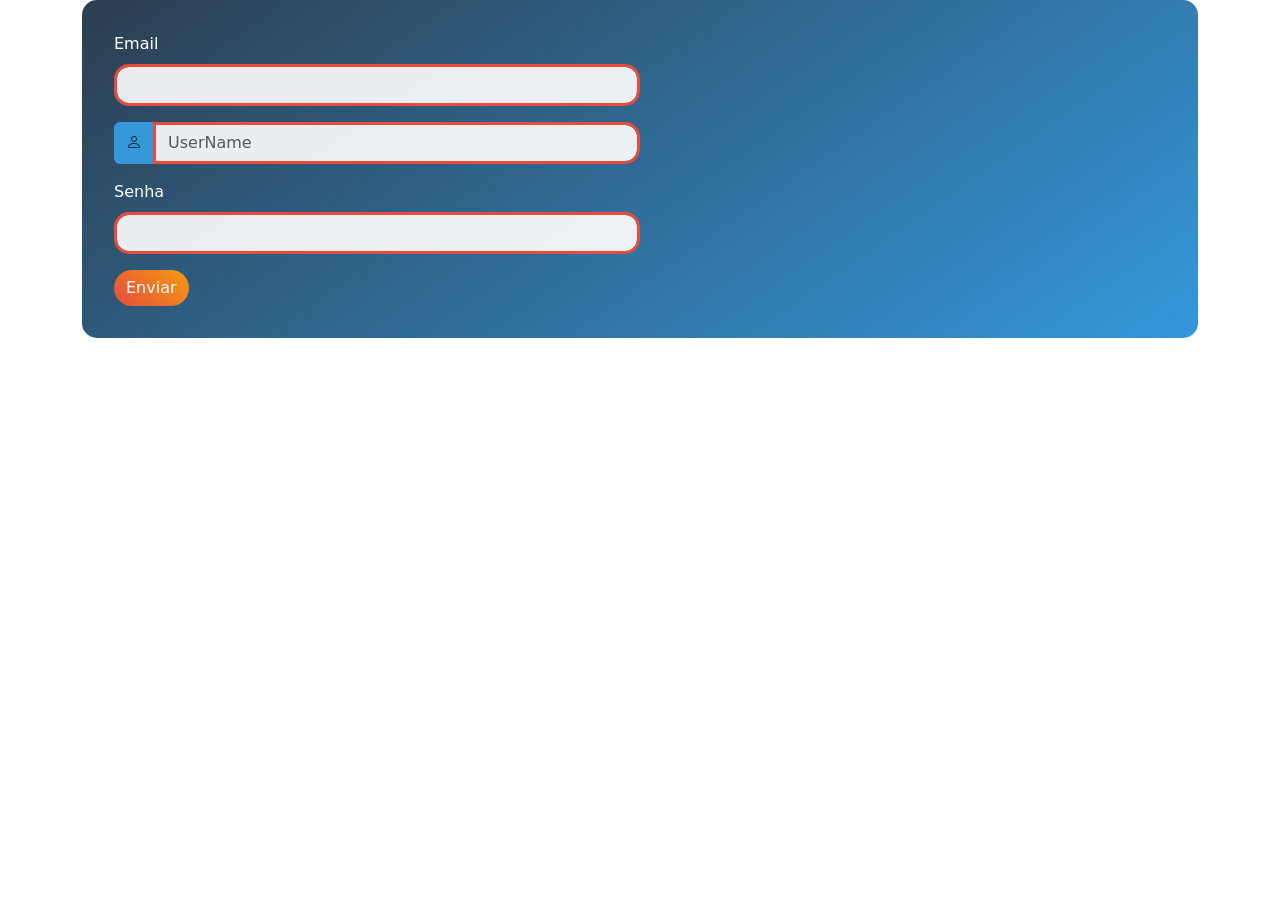
<file: ex4_formulario-sub-css/ex4.html>
<!DOCTYPE html>
<html lang="pt-br">
<head>
    <meta charset="UTF-8">
    <meta name="viewport" content="width=device-width, initial-scale=1.0">
    <title>Formulário Bootstrap Customizado</title>

    <!-- Bootstrap CSS -->
    <link href="https://cdn.jsdelivr.net/npm/bootstrap@5.3.0/dist/css/bootstrap.min.css" rel="stylesheet">
    
    <!-- Bootstrap ícones -->
    <link rel="stylesheet" href="https://cdn.jsdelivr.net/npm/bootstrap-icons@1.11.3/font/bootstrap-icons.css">
    


    <!-- CSS customizado -->
    <link rel="stylesheet" href="styles.css">
</head>
<body>



    <!-- 1ª Digitação (Aqui) -->
     <div class="container">
        <form class="custom-form">
            <div class="col-sm-6 mb-3">
                <label for="email" class="form-label">Email</label>
                <input type="email" class="form-control custom-input" id="email">
            </div>


            <div class="col-sm-6 mb-3">
                <div class="input-group">
                    <span class="input-group-text custom-icon">
                        <i class="bi bi-person"></i>

                    </span>
                    <input type="text" class="form-control custom-input" placeholder="UserName">
                </div>
                
            </div>

            <div class="col-sm-6 mb-3">
                <label for="senha" class="form-label">Senha</label>
                <input type="password" class="form-control custom-input" id="senha">
            </div>

            <button type="submit" class="btn btn-primary custom-button"> Enviar</button>
        </form>
    </div>

     
    <script src="https://cdn.jsdelivr.net/npm/bootstrap@5.3.0/dist/js/bootstrap.bundle.min.js"></script>
</body>
</html>
</file>
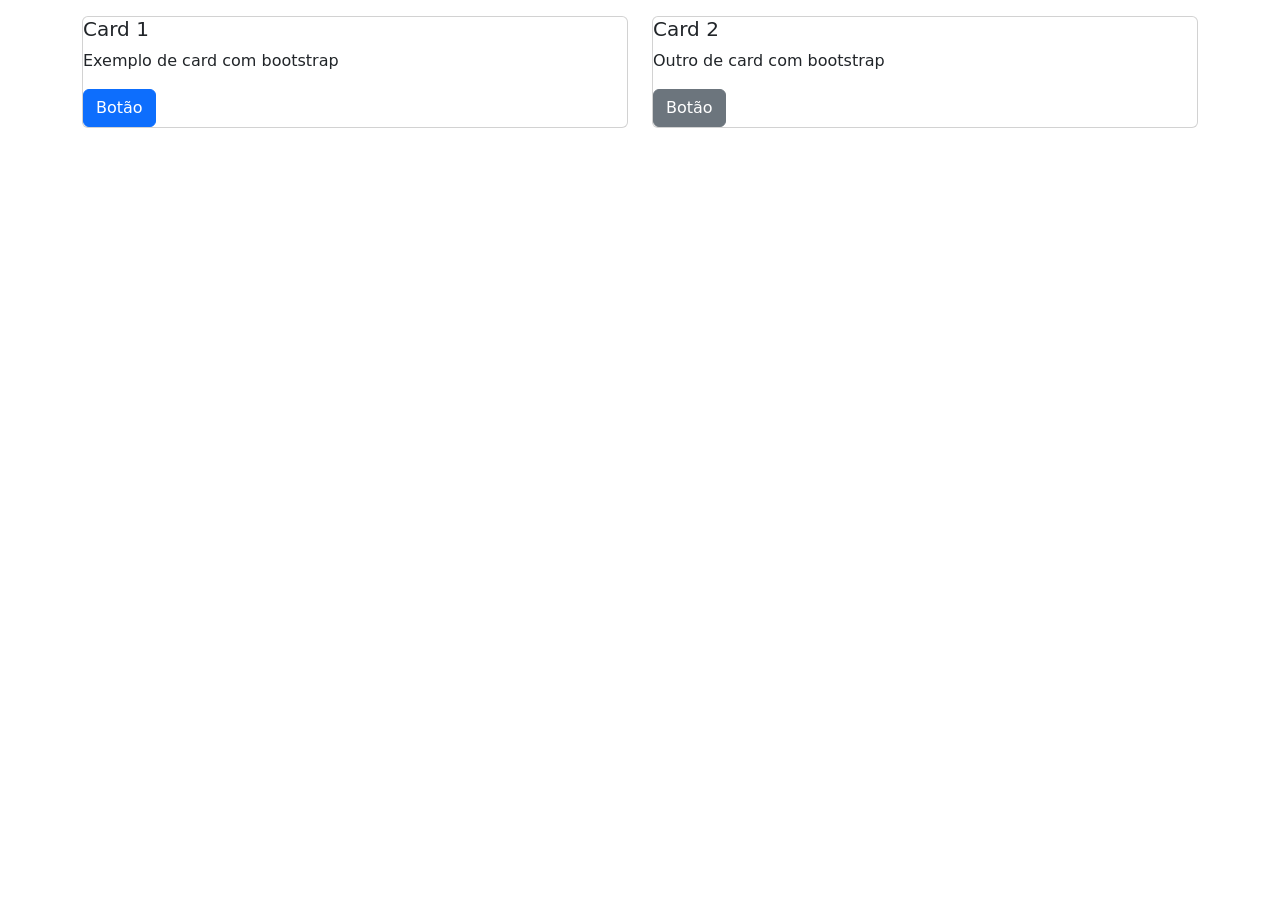
<file: ex5_cards/ex5.html>
<!DOCTYPE html>
<html lang="pt-br">
<head>
    <meta charset="UTF-8">
    <meta name="viewport" content="width=device-width, initial-scale=1.0">
    <title>Cards Bootstrap</title>

    <!-- Bootstrap via CDN -->
    <link href="https://cdn.jsdelivr.net/npm/bootstrap@5.3.0/dist/css/bootstrap.min.css" rel="stylesheet">
</head>
<body>


  <!-- 1ª Digitação (Aqui) -->
   <div class="container mt-3">
    <div class="row ">

      <div class="col-sm-6">
        <!-- coluna 1 -->
         <div class="card">
            <div class="card-boddy">
              <h5 class="card-tittle">Card 1</h5>
              <p class="card-text">Exemplo de card com bootstrap</p>
              <a href="#" class="btn btn-primary">Botão</a>
            </div>
         </div>
      </div>


   <div class="col-sm-6">
        <!-- coluna 2 -->
         <div class="card">
            <div class="card-boddy">
              <h5 class="card-tittle">Card 2</h5>
              <p class="card-text">Outro de card com bootstrap</p>
              <a href="#" class="btn btn-secondary md">Botão</a>
            </div>
         </div>
      </div>
 

    </div>
   </div>

    <script src="https://cdn.jsdelivr.net/npm/bootstrap@5.3.0/dist/js/bootstrap.bundle.min.js"></script>
</body>
</html>
</file>
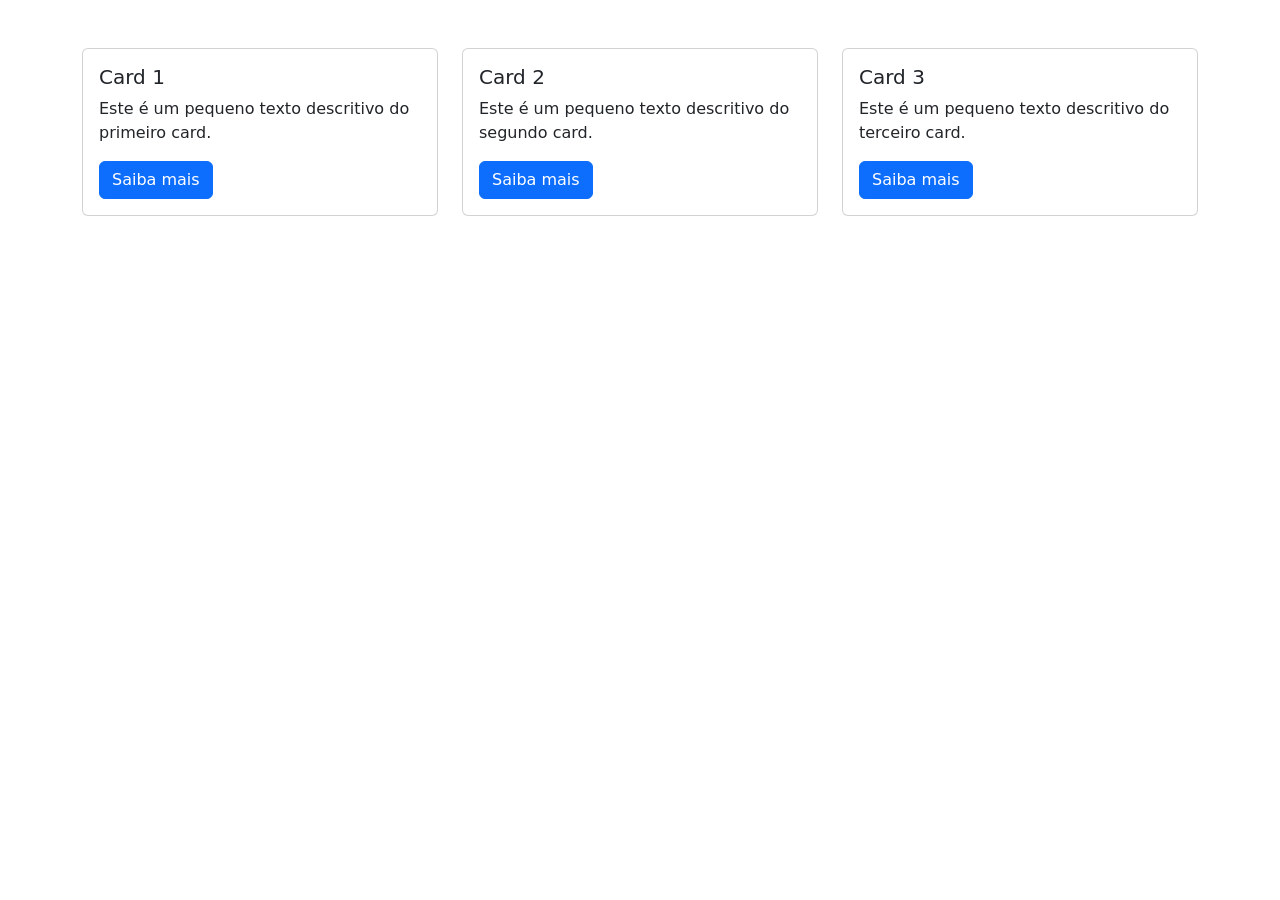
<file: ex5a-al-fazer-grid-(ex)/ex5a.html>
<!DOCTYPE html>
<html lang="pt-br">
<head>
    <meta charset="UTF-8">
    <meta name="viewport" content="width=device-width, initial-scale=1.0">
    <title>Grid com Cards</title>

    <!-- Bootstrap CSS -->
    <link href="https://cdn.jsdelivr.net/npm/bootstrap@5.3.0/dist/css/bootstrap.min.css" rel="stylesheet">
</head>

<body>

<div class="container mt-5"> 

    <div class="row">

        <!-- Card 1 -->
        <div class="col-md-4 mb-4">
            <div class="card">
                <div class="card-body">
                    <h5 class="card-title">Card 1</h5>
                    <p class="card-text">
                        Este é um pequeno texto descritivo do primeiro card.
                    </p>
                    <a href="#" class="btn btn-primary">Saiba mais</a>
                </div>
            </div>
        </div>

        <!-- Card 2 -->
        <div class="col-md-4 mb-4">
            <div class="card">
                <div class="card-body">
                    <h5 class="card-title">Card 2</h5>
                    <p class="card-text">
                        Este é um pequeno texto descritivo do segundo card.
                    </p>
                    <a href="#" class="btn btn-primary">Saiba mais</a>
                </div>
            </div>
        </div>

        <!-- Card 3 -->
        <div class="col-md-4 mb-4">
            <div class="card">
                <div class="card-body">
                    <h5 class="card-title">Card 3</h5>
                    <p class="card-text">
                        Este é um pequeno texto descritivo do terceiro card.
                    </p>
                    <a href="#" class="btn btn-primary">Saiba mais</a>
                </div>
            </div>
        </div>

    </div>

</div>

</body>
</html>
</file>
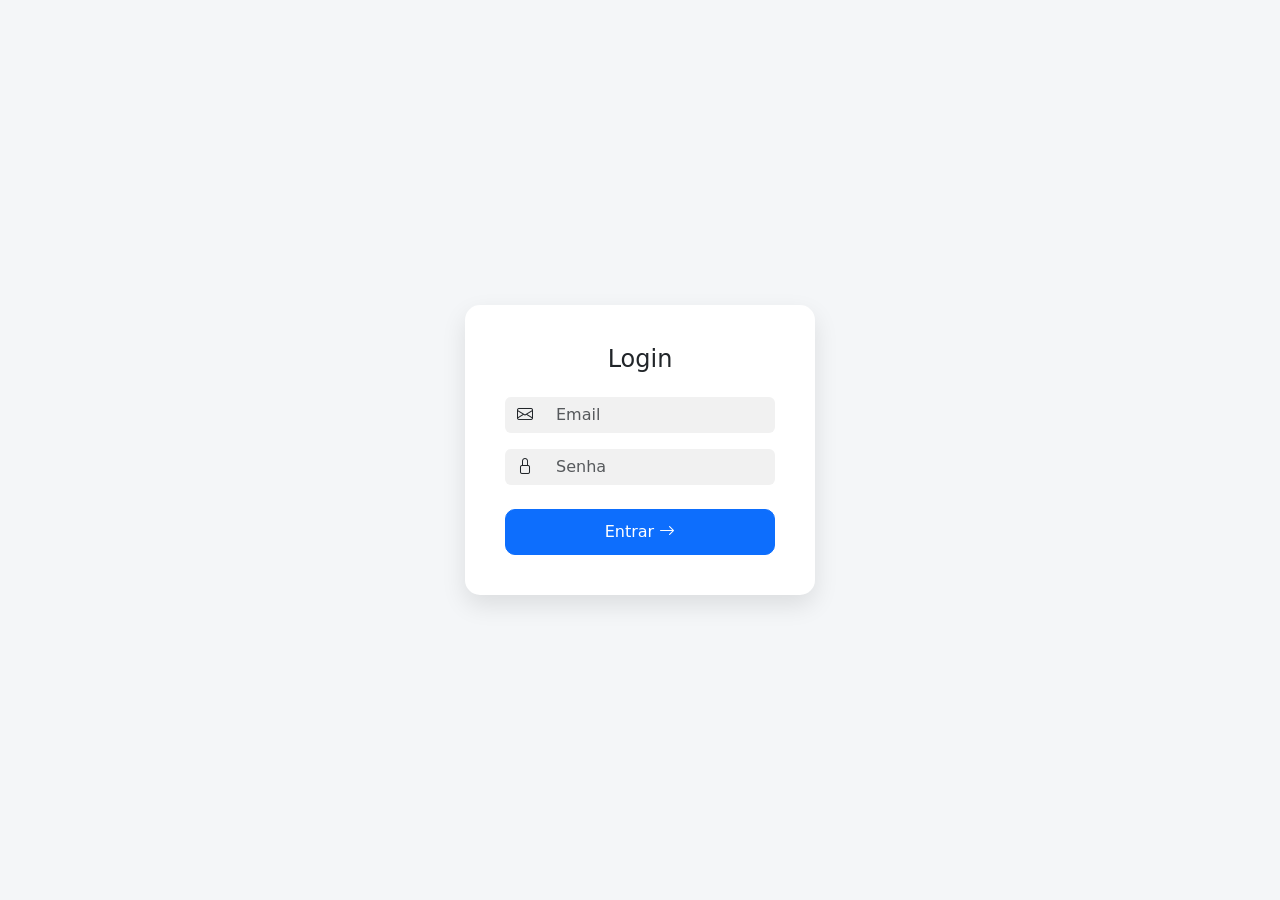
<file: ex5b-al-fazer-formulario-(ex)/ex5b.html>
<!doctype html>
<html lang="pt-br">
  <head>
    <meta charset="UTF-8" />
    <title>Login Moderno</title>

    <!-- Bootstrap -->
    <link
      href="https://cdn.jsdelivr.net/npm/bootstrap@5.3.2/dist/css/bootstrap.min.css"
      rel="stylesheet"
    />

    <!-- Bootstrap Icons -->
    <link
      rel="stylesheet"
      href="https://cdn.jsdelivr.net/npm/bootstrap-icons@1.11.1/font/bootstrap-icons.css"
    />

    <!-- CSS -->
    <link rel="stylesheet" href="style.css" />
  </head>

  <body>
    <div class="login-box">
      <h4 class="text-center mb-4">Login</h4>

      <form>
        <div class="input-group mb-3">
          <span class="input-group-text">
            <i class="bi bi-envelope"></i>
          </span>
          <input type="email" class="form-control" placeholder="Email" />
        </div>

        <div class="input-group mb-4">
          <span class="input-group-text">
            <i class="bi bi-lock"></i>
          </span>
          <input type="password" class="form-control" placeholder="Senha" />
        </div>

        <button type="submit" class="btn btn-primary w-100 btn-login">
          Entrar <i class="bi bi-arrow-right"></i>
        </button>
      </form>
    </div>
  </body>
</html>
</file>
<file: ex13_projeto_imovi/css/styles.css>
* {
    font-family: 'Lato', sans-serif;
}

.bg-primary-color {
    background-color: #fff;
}

.bg-secondary-color {
    background-color: #ece8e2;
}

.bg-dark-color {
    background-color: #050505;
}

.primary-color {
    color: #050505;
}

.secondary-color {
    color: #7a7a7a;
}

/* NAVBAR */
#navbar {
    border-bottom: 1px solid #7a7a7a;
}

#navbar a {
    color: #050505;
}

#navbar a:hover {
    color: #7a7a7a;
}

#navbar .active {
    border-bottom: 1px solid #050505;
}

.navbar-brand {
    display: flex;
}

.navbar-brand img {
    width: 40px;
}

.navbar-brand span {
    font-weight: 700;
    font-size: 1.5rem;
    margin-left: 0.5rem;
}

#navbar-items .navbar-nav {
    display: flex;
    justify-content: center;
    width: 100%;
}

#navbar-items .nav-item {
    margin: 0 1em;
}

/* SLIDER */
#slider {
    margin-top: 8em;
    margin-bottom: 1em;
}

#slider .carousel-caption {
    bottom: 3em;
}

#slider .carousel-caption h5 {
    font-size: 2.5em;
    text-shadow: #000 2px 2px;
}

.btn {
    border-radius: 0;
}

#slider .btn {
    padding: 0.3em 0.8em;
    font-size: 1em;
    margin-top: 1em;
}

.carousel-control-prev,
.carousel-control-next {
    opacity: 0.7;
}

.carousel-control-prev i,
.carousel-control-next {
    opacity: 0.7;
}

.carousel-indicators [data-bs-target] {
    background-color: #222;
    opacity: 0.8;
}

.carousel-indicators .active {
    background-color: #000;
}

@media (min-width: 768px) {
    #slider .carousel-caption {
        bottom: 15em;
    }
    #slider .carousel-caption h5 {
        font-size: 4em;
        text-shadow: #000 2px 3px;
    }
    #slider .btn {
        padding: 0.6em 1.6em;
        font-size: 1.2em;
        margin-top: 1em;
    }
    .carousel-indicators {
        bottom: 7em;
    }
}

/* MINI BANNERS */
#mini-banners {
    margin-bottom: 4em;
}

#mini-banners .card {
    padding: 2em 0.3em;
    border-radius: 0;
}

#mini-banners i {
    font-size: 4em;
}

#mini-banners .card-tittle {
   margin-bottom: 1.5em;
}

#mini-banners .btn {
    margin-top:  1.5em;
    padding: 0.6em 1.2em;
}

#mini-banners .card {
    margin-bottom: 1em;
}

@media (min-width: 768px) {
    #mini-banners {
        margin-top: -6em;
    }
}

/* DESTAQUES */
#featured-container {
    margin-bottom: 4em;
}

.tittle {
    font-size: 1.75em;
    margin-bottom: 0.4em;
    position: relative;
}

.tittle:before {
    width: 75px;
    border-top: 4px solid #7a7a7a;
    content: '';
    position: absolute;
    bottom: 2em;
}

#featured-images {
    margin-top: 2em;
}

#featured-images .col-md-4 {
    position: relative;
    cursor: pointer;
}

#featured-images .col-md-4:hover > .banner-content {
    opacity: 0.8;
}

#featured-images .banner-content {
    position: absolute;
    top: 0;
    left: 0;
    height: 100%;
    width: 100%;
    background-color: #fff;
    display: flex;
    align-items: center;
    justify-content: center;
    flex-direction: column;
    opacity: 0.6;
    transition: 0.5s;
}

@media (min-width: 768px) {
    .title {
        font-size: 2.4em;
    }

    .title:before {
        bottom: 1.5em;
    }

    #featured-images .banner-content {
        opacity: 0;
    }
}

/* INFO */
#info-content {
    margin-bottom: 4em;
    padding: 4em 1em;
}

#info-numbers {
    margin-bottom: 4em;
    padding: 4em 1em;
}

#info-banner {
    align-items: center;
    display: flex;
    margin-bottom: 2.5em;
}

#info-numbers h3 {
    font-size: 3em;
}

@media (min-width: 768px) {
    #info-content {
        padding: 3.5em;
    }
}

/* FOOTER TOP */
#footer {
    padding: 3em 2em;
}

#footer-top {
    margin-bottom: 2em;
}

#footer-top,
#footer-top i {
    color: #fff;
}

#social-icons {
    text-align: right;
}

#social-icons i {
    margin-right: 1em;
    font-size: 1.5em;
    cursor: pointer;
}

#social-icons i:hover {
    color: #7a7a7a;
}

/* FOOTER DETAILS */
#footer-details {
    margin-bottom: 3em;
}

#news-container,
#contact-container,
#links-container {
    padding: 0;
    border: 0;
    margin-bottom: 2em;
}

#footer-details h4 {
    color: #fff;
    margin-bottom: 1.5em;
}

#news-container input {
    border-radius: 0;
    border: none;
}

#links-container li {
    margin-bottom: 0.5em;
}

#links-container a {
    text-decoration: none;
}

#links-container a:hover {
    color: #fff;
}

/* FOOTER BOTTOM */
#footer-bottom {
    border-top: 1px solid #7a7a7a;
    padding-top: 2em;
}

#footer-bottom i {
    color: #e61e10;
}

@media (min-width: 768px) {
    #news-container {
        padding-right: 2em;
    }

    #contact-container {
        padding: 0 2em;
        border-left: 1px solid #7a7a7a;
        border-right: 1px solid #7a7a7a;
    }

    #links-container {
        padding-left: 2em;
    }
}
</file>
<file: ex12_projeto-perfectwatch/PerfectWatch (Completo)/PerfectWatch (Completo)/css/styles.css>
/* Define uma fonte padrão para todos os elementos */
* {
 font-family: 'Montserrat', sans-serif;
}

/* Estilos gerais para o corpo da página */
body {
    background-color: #252525; /* Cor de fundo do corpo */
    color: #FFF; /* Cor do texto */
}

/* Classes para diferentes cores de fundo */
.primary-bg-color {
    background-color: #252525;
}
.destaque {
    background-color: #0D0D0D;
}
.secondary-bg-color {
    background-color: #976DF2;
}
.light-bg-color {
    background-color: #FCF5EB;
}
.dark-bg-color {
    background-color: #0D0D0D;
}

/* Classes para diferentes cores de texto */
.primary-color {
    color: #976DF2;
}
.secondary-color {
    color: #F2F2F2;
}
.light-color {
    color: #FCF5EB;
}


/* Estilos para a barra de navegação (navbar) */

/* Ajusta a direção e alinhamento dos itens da barra de navegação */
#navbar .navbar-nav {
    flex-direction: row;
    justify-content: flex-end;
}

/* Define margem à esquerda para os itens da barra de navegação */
#navbar .navbar-nav li {
    margin-left: 1em;
}

/* Define a cor do texto e links na barra de navegação */
#navbar a,
#navbar button {
    color: #FFF;
}

/* Ajusta a posição dos itens da barra de navegação */
#navbar li {
    position: relative;
}

/* Define estilo para ícones na barra de navegação */
#navbar i {
    font-size: 20px;
}

/* Define estilo de cor quando o mouse passa sobre os ícones */
#navbar i:hover {
    color: #976DF2;
}

/* Define estilo para caixa com número (ex: quantidade de itens) */
#navbar span {
    position: absolute;
    top: -8px;
    right: -8px;
    width: 20px;
    height: 20px;
    border-radius: 50%;
    background-color: #EF3636;
    text-align: center;
}

/* Posiciona a caixa com número no item de sacola de compras */
#bag-item span {
    left: 20px;
}

/* Estilos para a marca/logo na barra de navegação */
.navbar-brand {
    font-weight: 700;
    width: 100%;
    text-align: center;
}

/* Estilo de hover para links 'sobre' */
.sobre a:hover {
    color: #0D0D0D !important; /* Importante para sobrepor outros estilos */
}

/* Ajusta estilo quando a largura da tela é maior do que 768px */
@media(min-width: 768px) {
    .navbar-brand {
        text-align: left;
    }
}

/* Ajusta o espaçamento entre itens da barra de navegação */
#navbar-items {
    justify-content: space-between;
}

/* Ajusta espaçamento quando a largura da tela é maior que 768px */
@media(min-width: 768px) {
    #navbar-items {
        display: flex;
        min-width: 80%;
    }
}

/* Estilos para formulários de busca e newsletter */
#search-form,
#news-form {
    width: 100%;
    margin: 2em 0;
}

/* Ajusta largura e margem quando a largura da tela é maior que 768px */
@media(min-width: 768px) {
    #search-form,
    #news-form {
        width: 50%;
        margin: 0;
    }
}

/* Estilos para campos de input em formulários */
#search-form,
#news-form {
    border: 2px solid #F2F2F2;
    border-radius: 3px;
    padding: 5px 15px;
}

/* Estilos para campos de input em formulários */
#search-form input,
#news-form input {
    background-color: transparent;
    border: none;
    color: #FFF;
}

/* Estilos para campos de input quando focados */
#search-form input:focus,
#news-form input:focus {
    box-shadow: none;
}

/* Estilos para placeholders em campos de input */
#search-form input::placeholder,
#news-form input::placeholder {
    color: #FFF;
}


/* Estilos para a barra de navegação inferior (bottom-navbar) */

/* Ajusta a posição dos itens na barra de navegação inferior */
#bottom-navbar-container .container {
    justify-content: flex-end;
}

/* Define cor do texto e links na barra de navegação inferior */
#bottom-navbar-container a {
    color: #FFF;
    font-weight: 600;
}

/* Define tamnho do ícone do botão para mostrar/esconder o menu */
.navbar-toggler {
    font-size: 1.5em;
}
/* BANNERS */
#banners-container {
  padding: 0;
}

.carousel-caption {
  bottom: 5em;
  padding: 1em;
  left: 12%;
  right: 12%;
}

.carousel-caption h5 {
  font-size: 1.8em;
}

@media(min-width: 768px) {
  #slider .carousel-item,
  #slider img {
    height: 600px;
  }

  .carousel-caption {
    left: 23%;
    right: 23%;
  }

  .carousel-caption h5 {
    font-size: 4em;
  }
}

/* MINI BANNERS */
#mini-banners {
  margin-top: -3em;
  z-index: 10;
}

#mini-banners .col-12 {
  z-index: 1;
  height: 300px;
  padding: 1.5em;
  position: relative;
  display: flex;
  flex-direction: column;
  justify-content: space-between;
}

@media(min-width: 768px) {
  #mini-banners .col-12 {
    max-width: 30%;
  }

  #mini-banners .col-12 h2 {
    font-size: 2.2em;
  }
}

#mini-banners .col-12 h2 {
  text-transform: uppercase;
  max-width: 50px;
  font-size: 1.3em;
  font-weight: 700;
  line-height: 1em;
}

#mini-banners .col-12 img {
  height: 220px;
  position: absolute;
  right: 1em;
  bottom: 1em;
}

#mini-banners .col-12 a {
  font-weight: bold;
  color: #FFF;
  font-size: 0.8em;
  transition: .5s;
}

#mini-banners .col-12 a:hover {
  color: #0D0D0D;
}

#mini-banners #mini-banner-1 a:hover {
  color: #976DF2;
}

#mini-banners #mini-banner-3 a {
  color: #0D0D0D;
}

#mini-banners #mini-banner-3 a:hover {
  color: #976DF2;
}

/* BEST SELLERS */
.card-img-top {
  height: 200px;
  object-fit: cover;
}

#best-sellers {
  padding: 4em 0;
}

#best-sellers .row {
  margin: 0;
}

#best-sellers .col-md-3 {
  padding: 0;
}

.title {
  text-transform: uppercase;
  font-weight: 900;
  font-size: 2.5em;
  margin-bottom: 1em;
  text-align: center;
}

@media(min-width: 768px) {
  .title {
    text-align: left;
  }
}

.original-price {
  font-size: 18px;
  color: #F2F2F2;
  text-decoration: line-through;
  margin-right: 10px;
}

.discount-price {
  font-size: 24px;
  color: #976DF2;
}

.card {
  text-align: center;
  border-radius: 0;
}

.card img {
  width: 140px;
  margin: 2em auto;
}

.card .card-category {
  font-size: .8em;
}

.card .card-text {
  margin: 2em 0;
  font-weight: bold;
}

.btn {
  background-color: transparent;
  border-color: #976DF2;
}

.btn:hover {
  background-color: #976DF2;
  border-color: #976DF2;
}

/* BOTTOM BANNER */
#bottom-banner {
  background-color: #0D0D0D;
  padding: 6em;
  margin-bottom: 4em;
  text-align: center;
}

#bottom-banner .offer-subtitle,
#bottom-banner h2 {
  text-transform: uppercase;
  font-weight: bold;
}

#bottom-banner .btn {
  margin: 2em;
  font-weight: bold;
  padding: 1em;
}

#bottom-banner img {
  max-width: 175px;
}

@media(min-width: 768px) {
  #bottom-banner h2 {
    font-size: 5em;
  }
}

/* NEW PRODUCTS */
#new-products {
  margin-bottom: 5rem;
}

#new-products-banner {
  display: flex;
  flex-direction: column;
  justify-content: center;
  align-items: center;
  background-color: #0D0D0D;
}

#new-products-banner h3 {
  text-transform: uppercase;
  font-weight: bold;
  margin-bottom: 1rem;
  font-size: 2rem;
}

#new-products .col-md-4 {
  padding: 0;
}

#new-products .card img {
  height: 150px;
  width: 90px;
  margin: 2em auto;
}

/* GALLERY */
#gallery .image-container {
  background-size: cover;
  background-position: center;
  height: 225px;
  cursor: pointer;
  transition: .5s;
  border: 3px solid #0D0D0D;
}

#gallery .image-container:hover {
  border-color: #976DF2;
}

#insta1 { background-image: url('../img/insta1.jpg'); }
#insta2 { background-image: url('../img/insta2.jpg'); }
#insta3 { background-image: url('../img/insta3.jpg'); }
#insta4 { background-image: url('../img/insta4.jpg'); }
#insta5 { background-image: url('../img/insta5.jpg'); }
#insta6 { background-image: url('../img/insta6.jpg'); }

/* FOOTER */
#footer-links-container {
  border-bottom: 1px solid #F2F2F2;
}

#footer .footer-column {
  padding: 2em;
  display: flex;
  flex-direction: column;
  align-items: center;
  justify-content: center;
  text-align: center;
}

@media(min-width: 795px) {
  #footer .footer-column {
    padding: 5em 2em;
  }
}

#footer-links-container h3 {
  margin-bottom: 25px;
  text-transform: uppercase;
}

#footer-links-container li {
  font-size: .8em;
  text-align: center;
}

#footer-links-container a {
  text-decoration: none;
}

#footer-links-container li a:hover {
  color: #976DF2;
}

#footer-center {
  border-left: 1px solid #F2F2F2;
  border-right: 1px solid #F2F2F2;
}

#footer-center h3 {
  font-weight: 900;
}

#footer-center .store-phone {
  color: #976DF2;
  font-weight: bold;
  font-size: 2em;
  margin-top: -15px;
}

/* NEWSLETTER */
#newsletter-container {
  background-color: #0D0D0D;
  border-bottom: 1px solid #F2F2F2;
  text-align: center;
  padding: 20px;
}

#news-form {
  max-width: 600px;
  margin: 15px auto;
}

#news-form i {
  font-size: 1.5em;
}

#news-form .btn {
  color: #FFF;
}

#social-container {
  margin: 20px auto;
}

#social-container i {
  font-size: 1.5em;
  margin: 10px;
  cursor: pointer;
  color: #F2F2F2;
  transition: .3s;
}

#social-container i:hover {
  color: #976DF2;
}

/* COPY */
#copy-container {
  text-align: center;
  padding: 30px;
}
</file>
<file: ex3_botoes/style.css>
.btn-primary {
    background-color: pink;
}
</file>
<file: ex4_formulario-sub-css/styles.css>
/* 2ª Digitação (Aqui) */
/*Formularios e inputs*/
.custom-form {
    background: linear-gradient(145deg, #2c3e50, #3498db);
    padding: 2rem;
    border-radius: 15px;
}

.form-label {
    color: #fff;
}

.custom-icon {
    background-color: #3498db;
    border: #3498db;
}
 
.form-control.custom-input{
    border: 3px solid #e74c3c;
    border-radius: 15px;
    background-color: rgba(255, 255, 255, 0.9);
}

.form-control.custom-input:focus {
    border-color: #2ecc71;
    transform: scale(1.02);
}

.input-group {
    width: 100%;
}

.btn.btn-primary.custom-button {
     background: linear-gradient(45deg, #e74c3c,#f39c12);
     padding: 0.8rem 2 rem;
     border-radius: 50px;
     border: none;
}

.btn.btn-primary.custom-button:hover {
    transform: translateY(-5px);
    box-shadow: 0 10px 20px  rgba(231, 76, 60, 0.4);
}
</file>
<file: ex5b-al-fazer-formulario-(ex)/style.css>
body{
height:100vh;
display:flex;
align-items:center;
justify-content:center;
background:#f4f6f8;
}

/* Parte feita comajuda do chat gpt para produzir*/
.login-box{  
background:white;
padding:40px;
border-radius:15px;
width:350px;
box-shadow:0 10px 25px rgba(0,0,0,0.1);
}

.input-group-text{
background:#f1f1f1;
border:none;
}

.form-control{
border:none;
background:#f1f1f1;
transition:0.3s;
}


.btn-login{
border-radius:10px;
padding:10px;
transition:0.3s;
}

.btn-login:hover{
transform:translateY(-2px);
}
</file>
